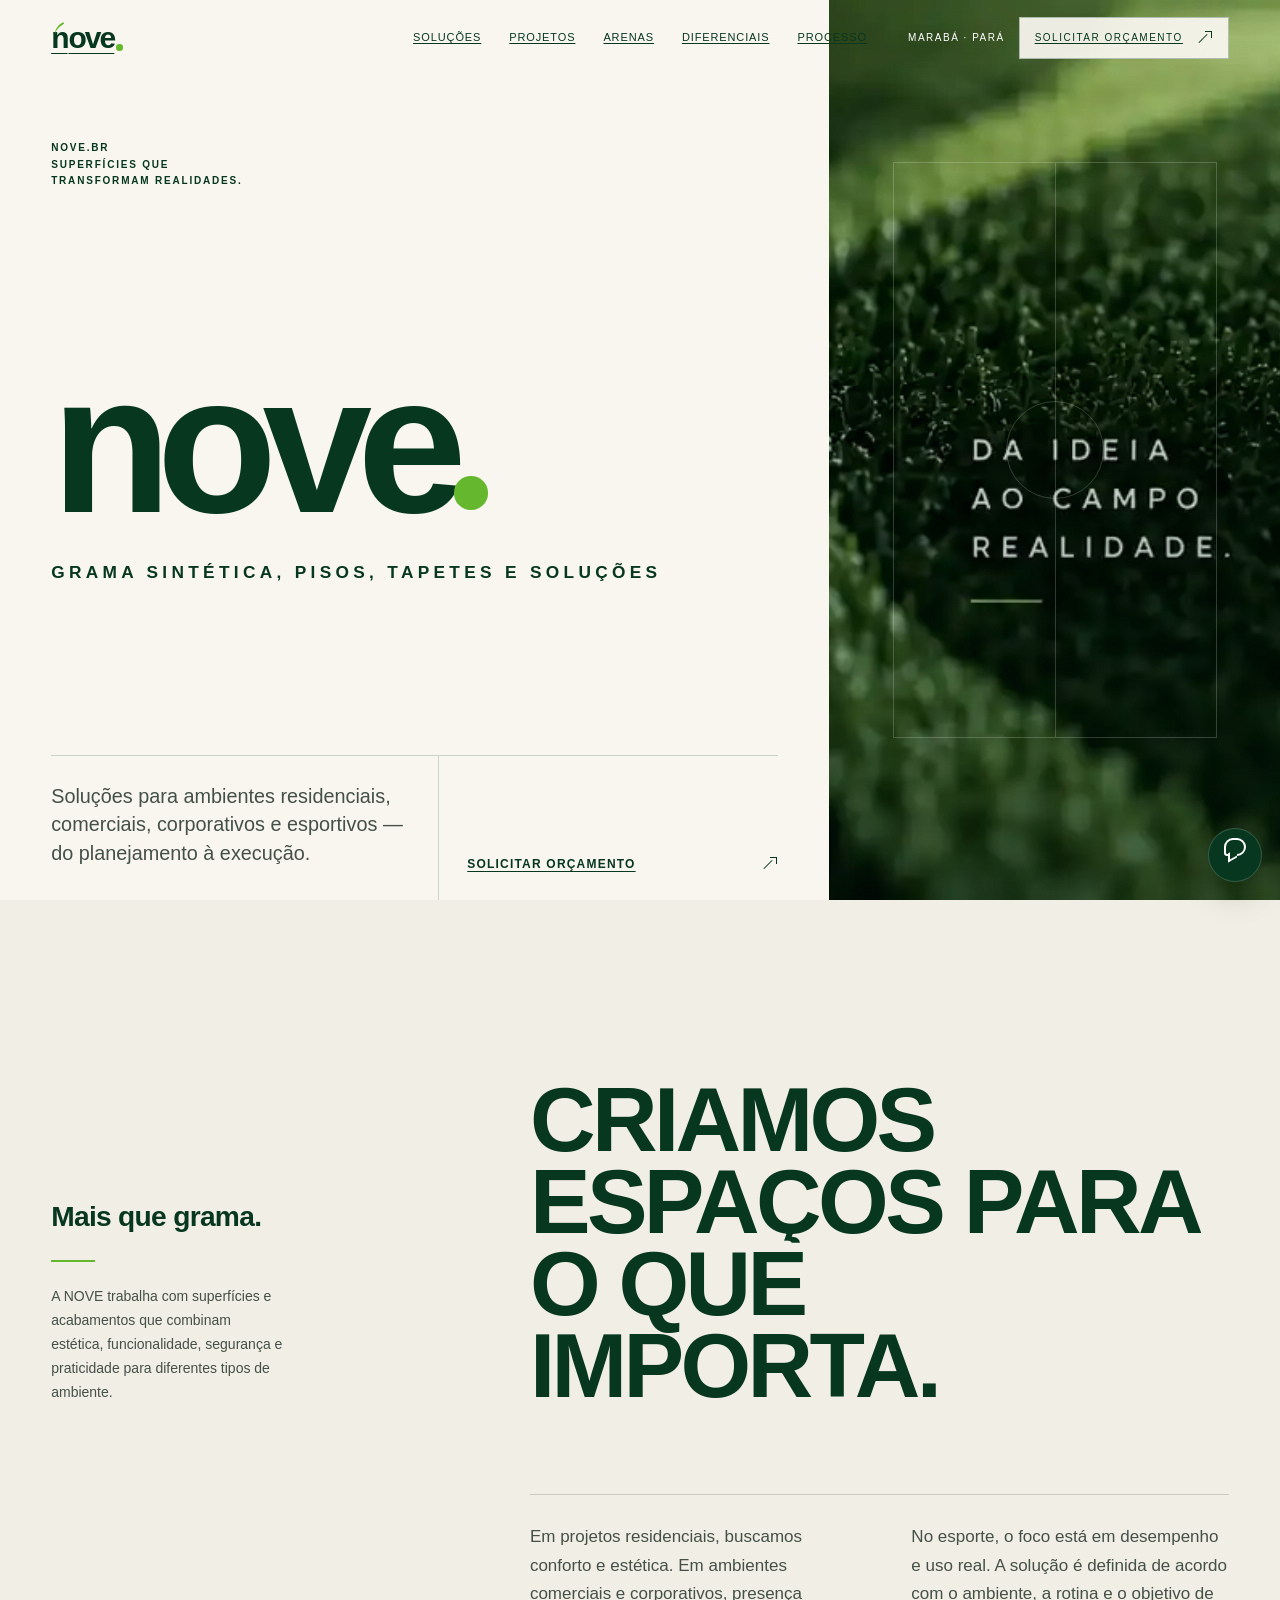
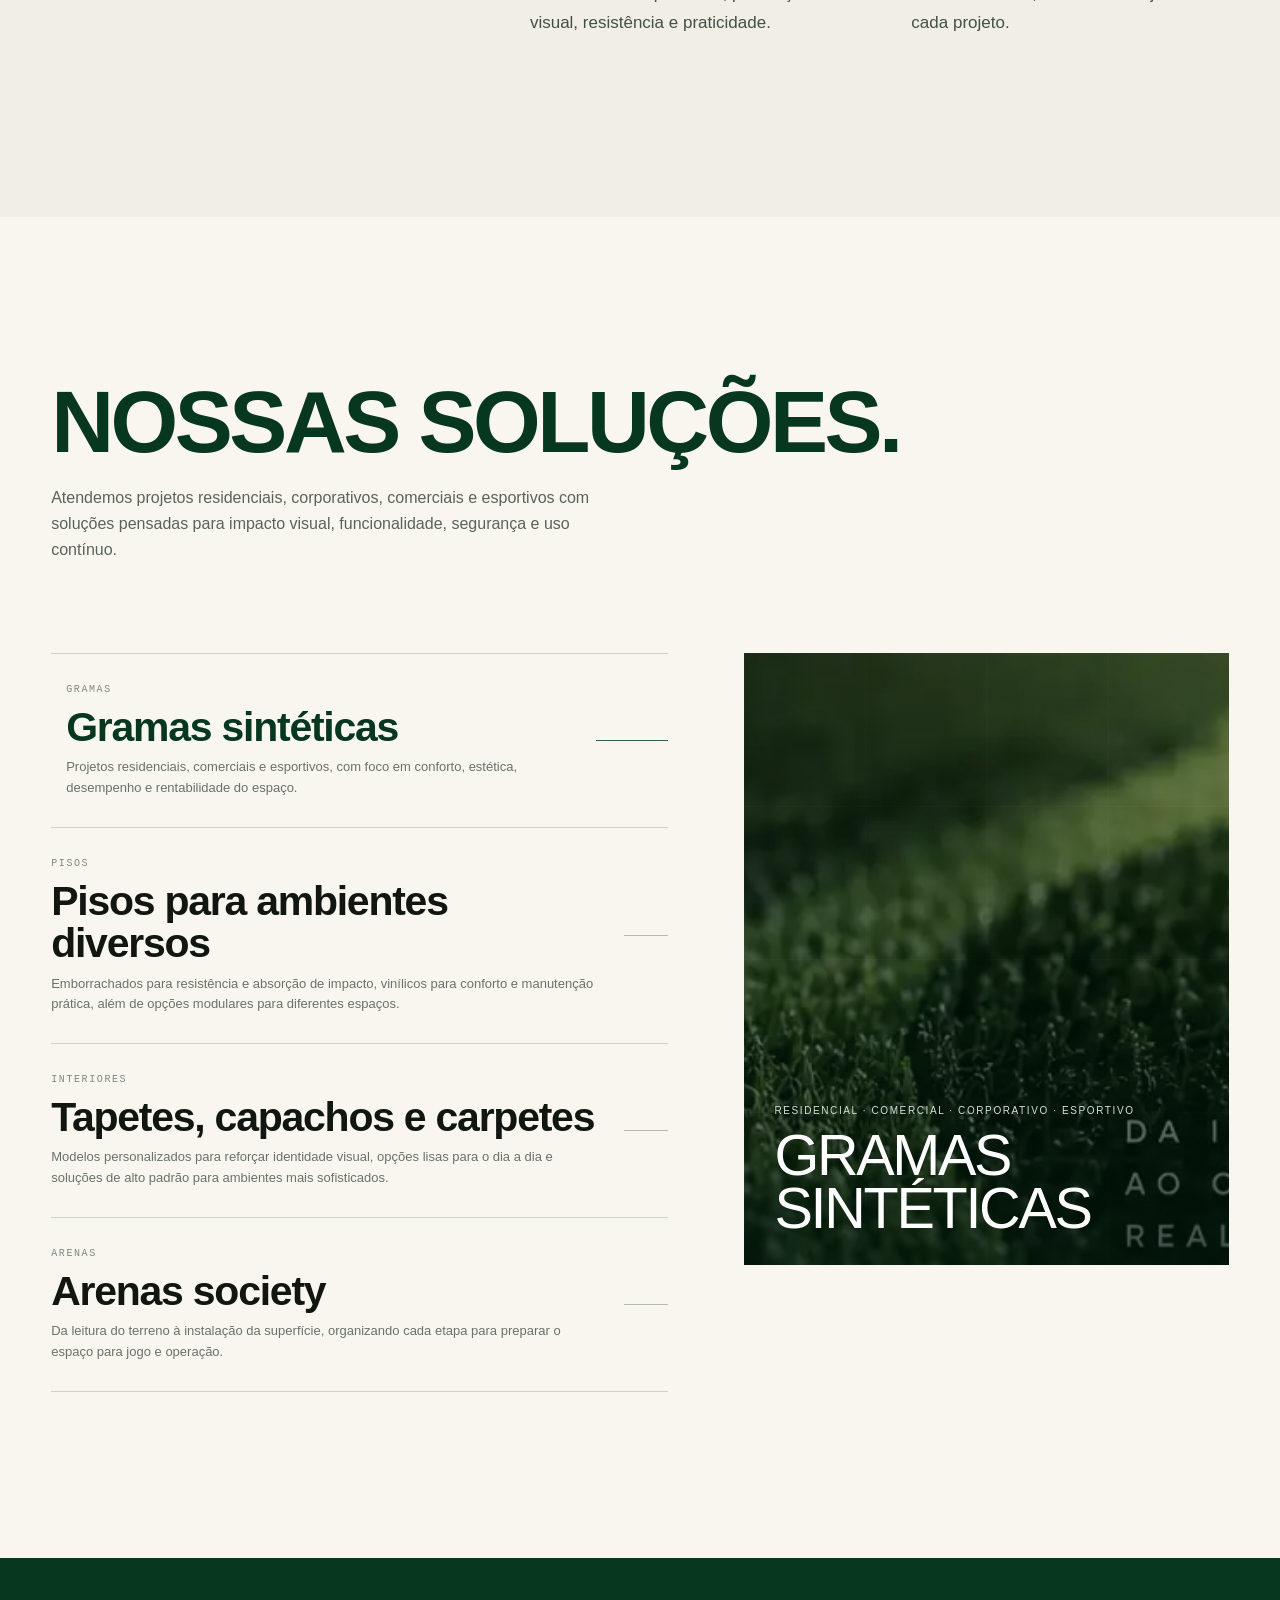
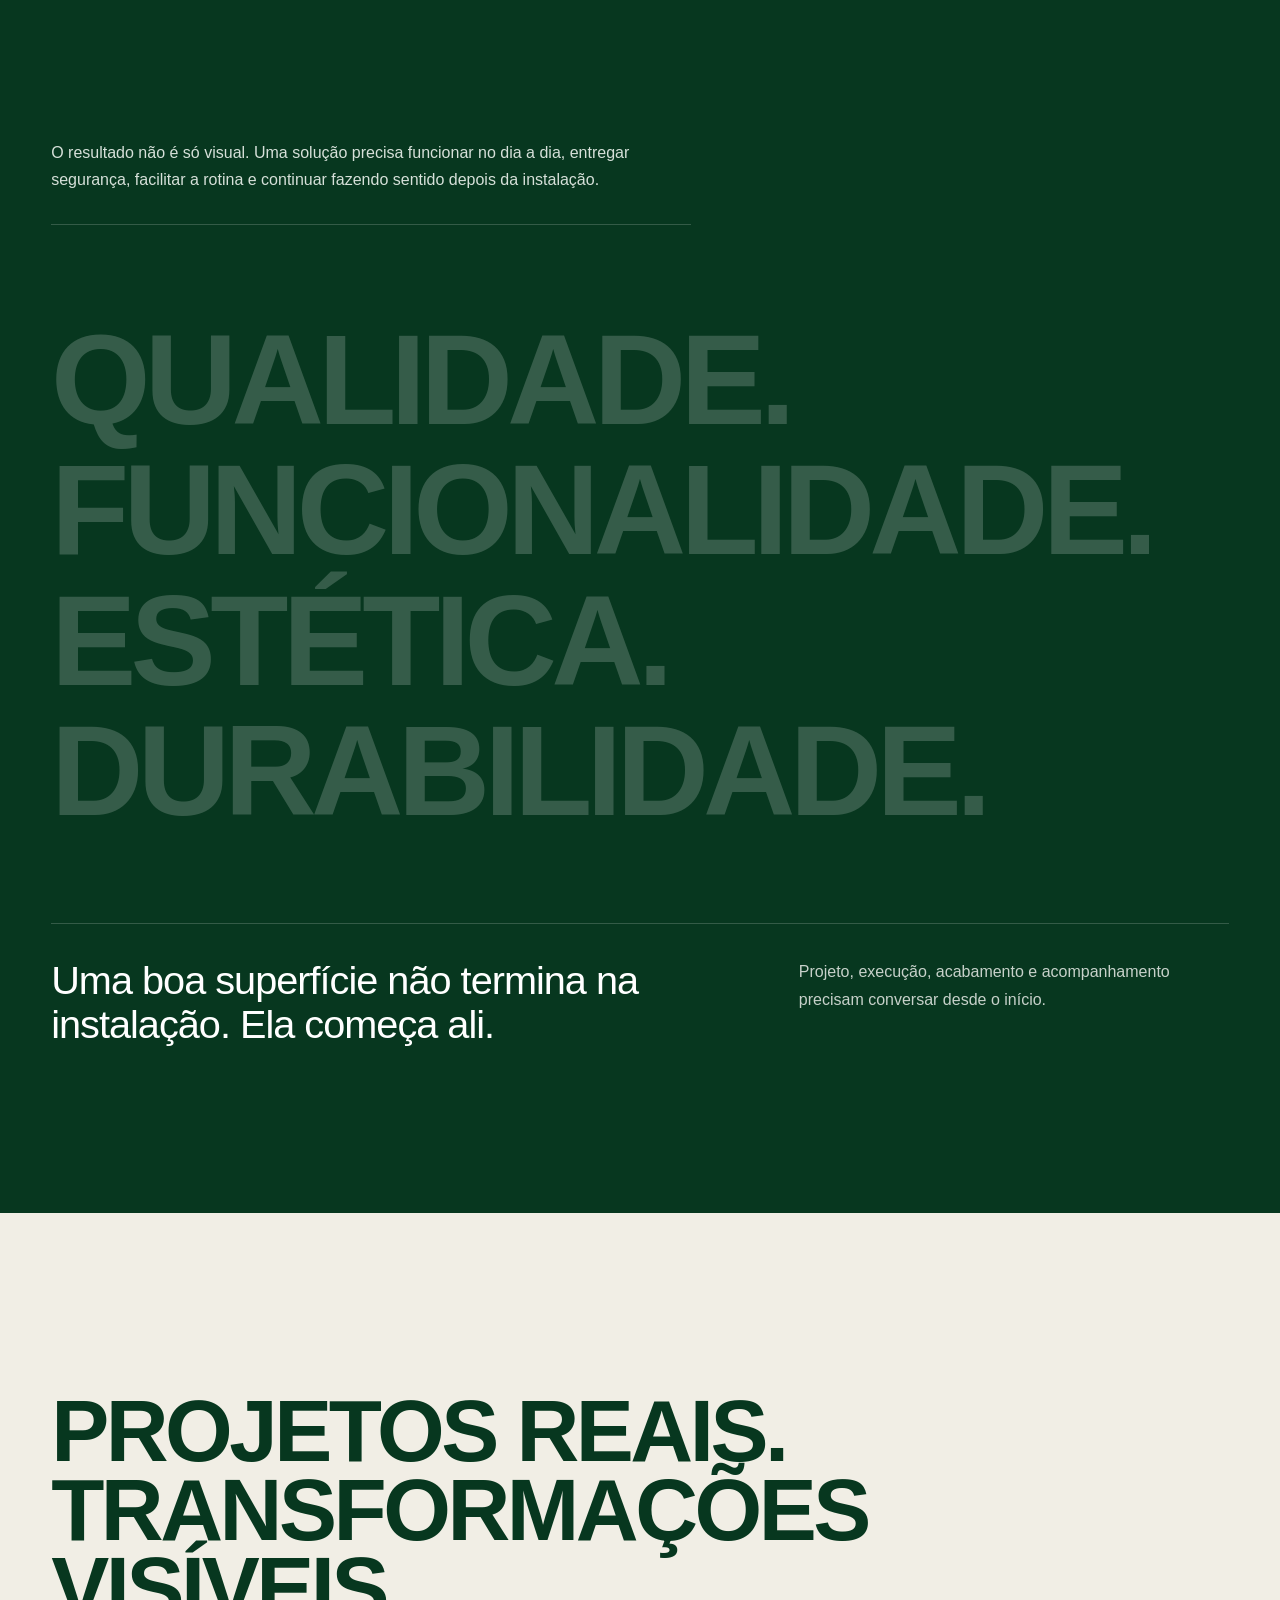
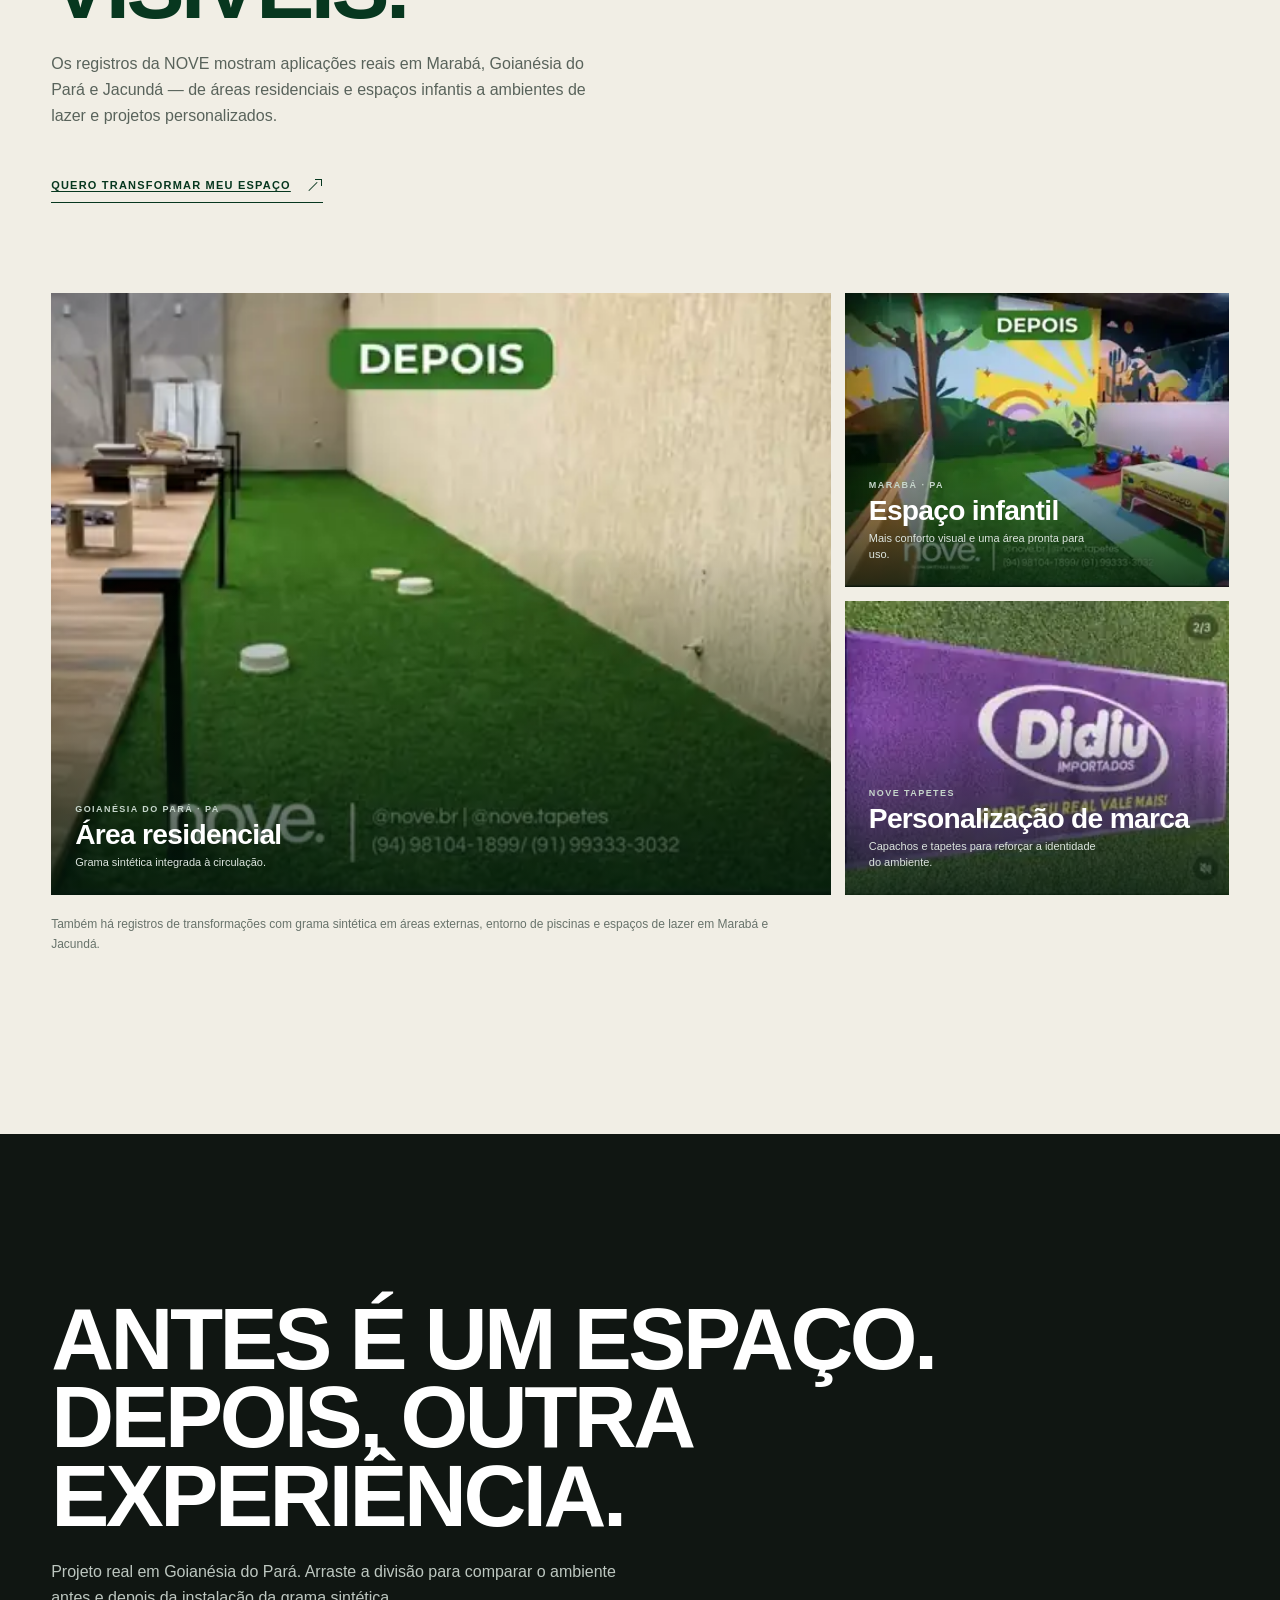
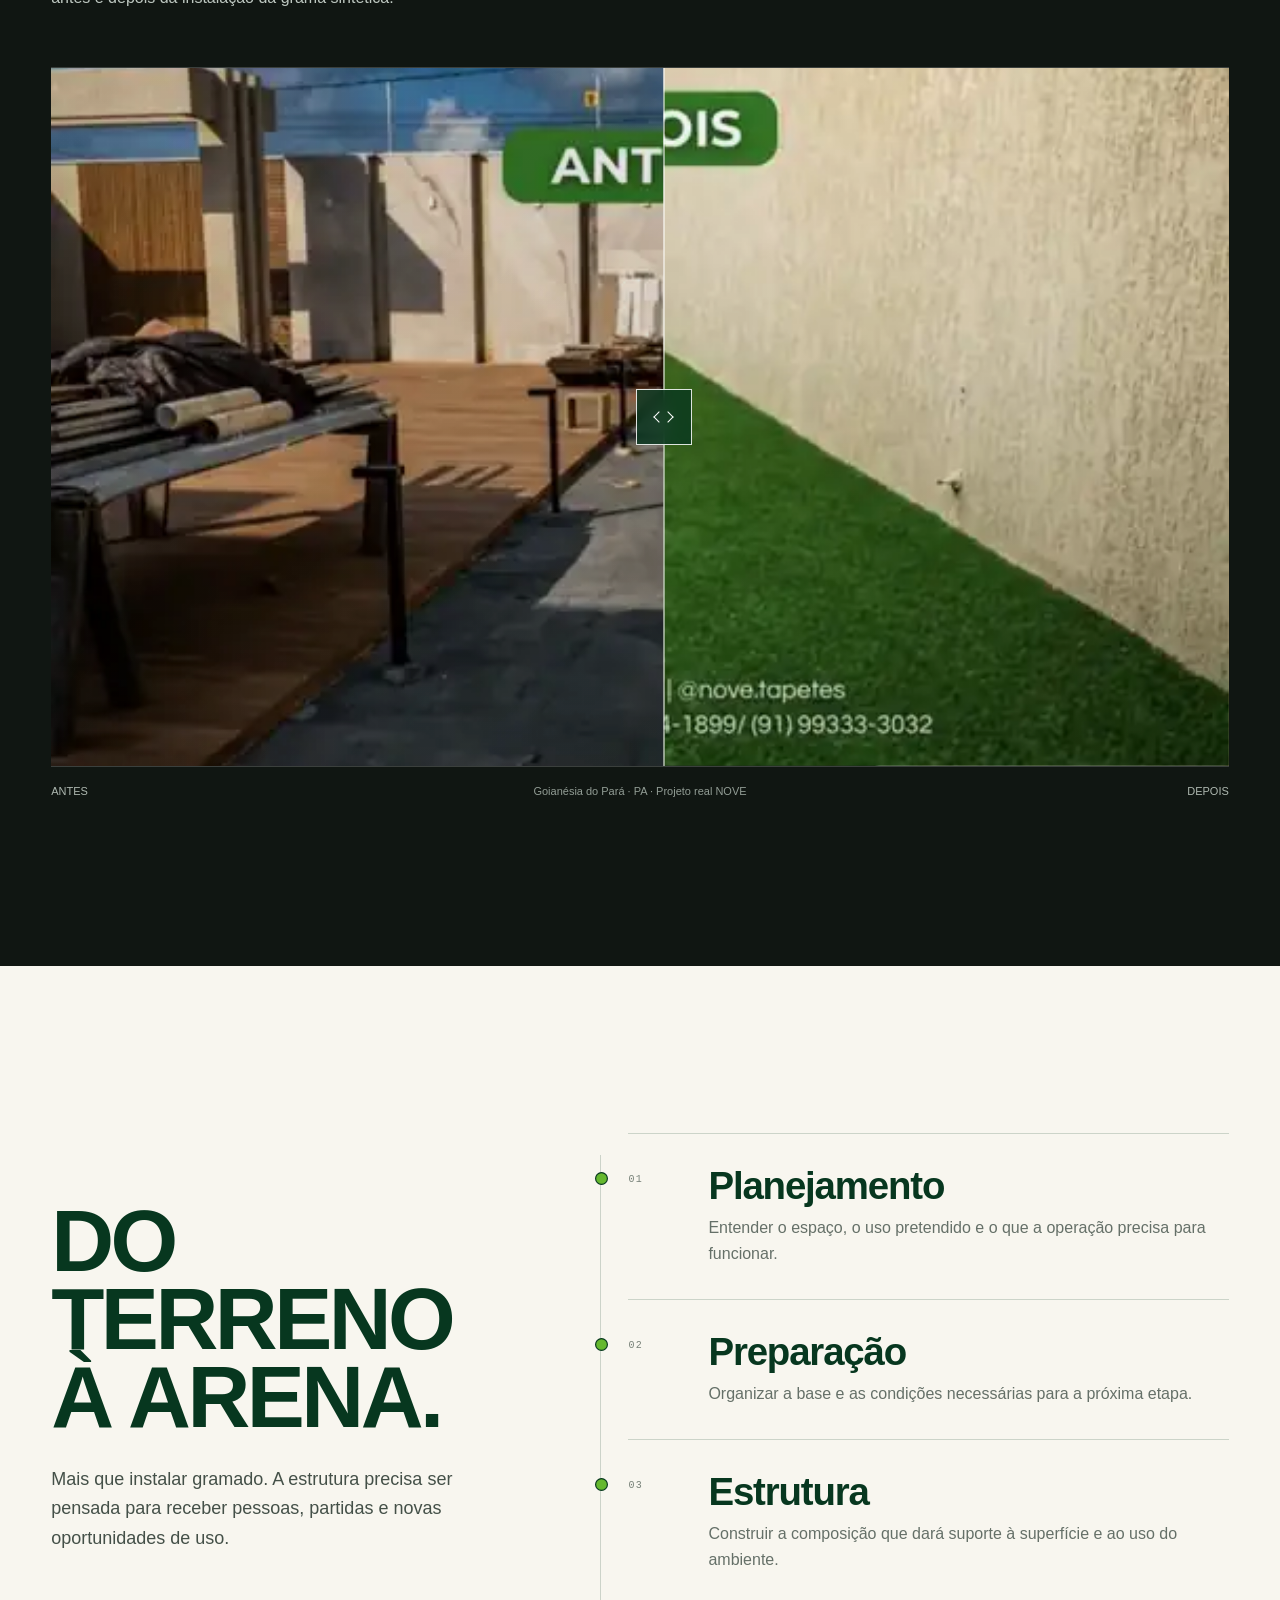
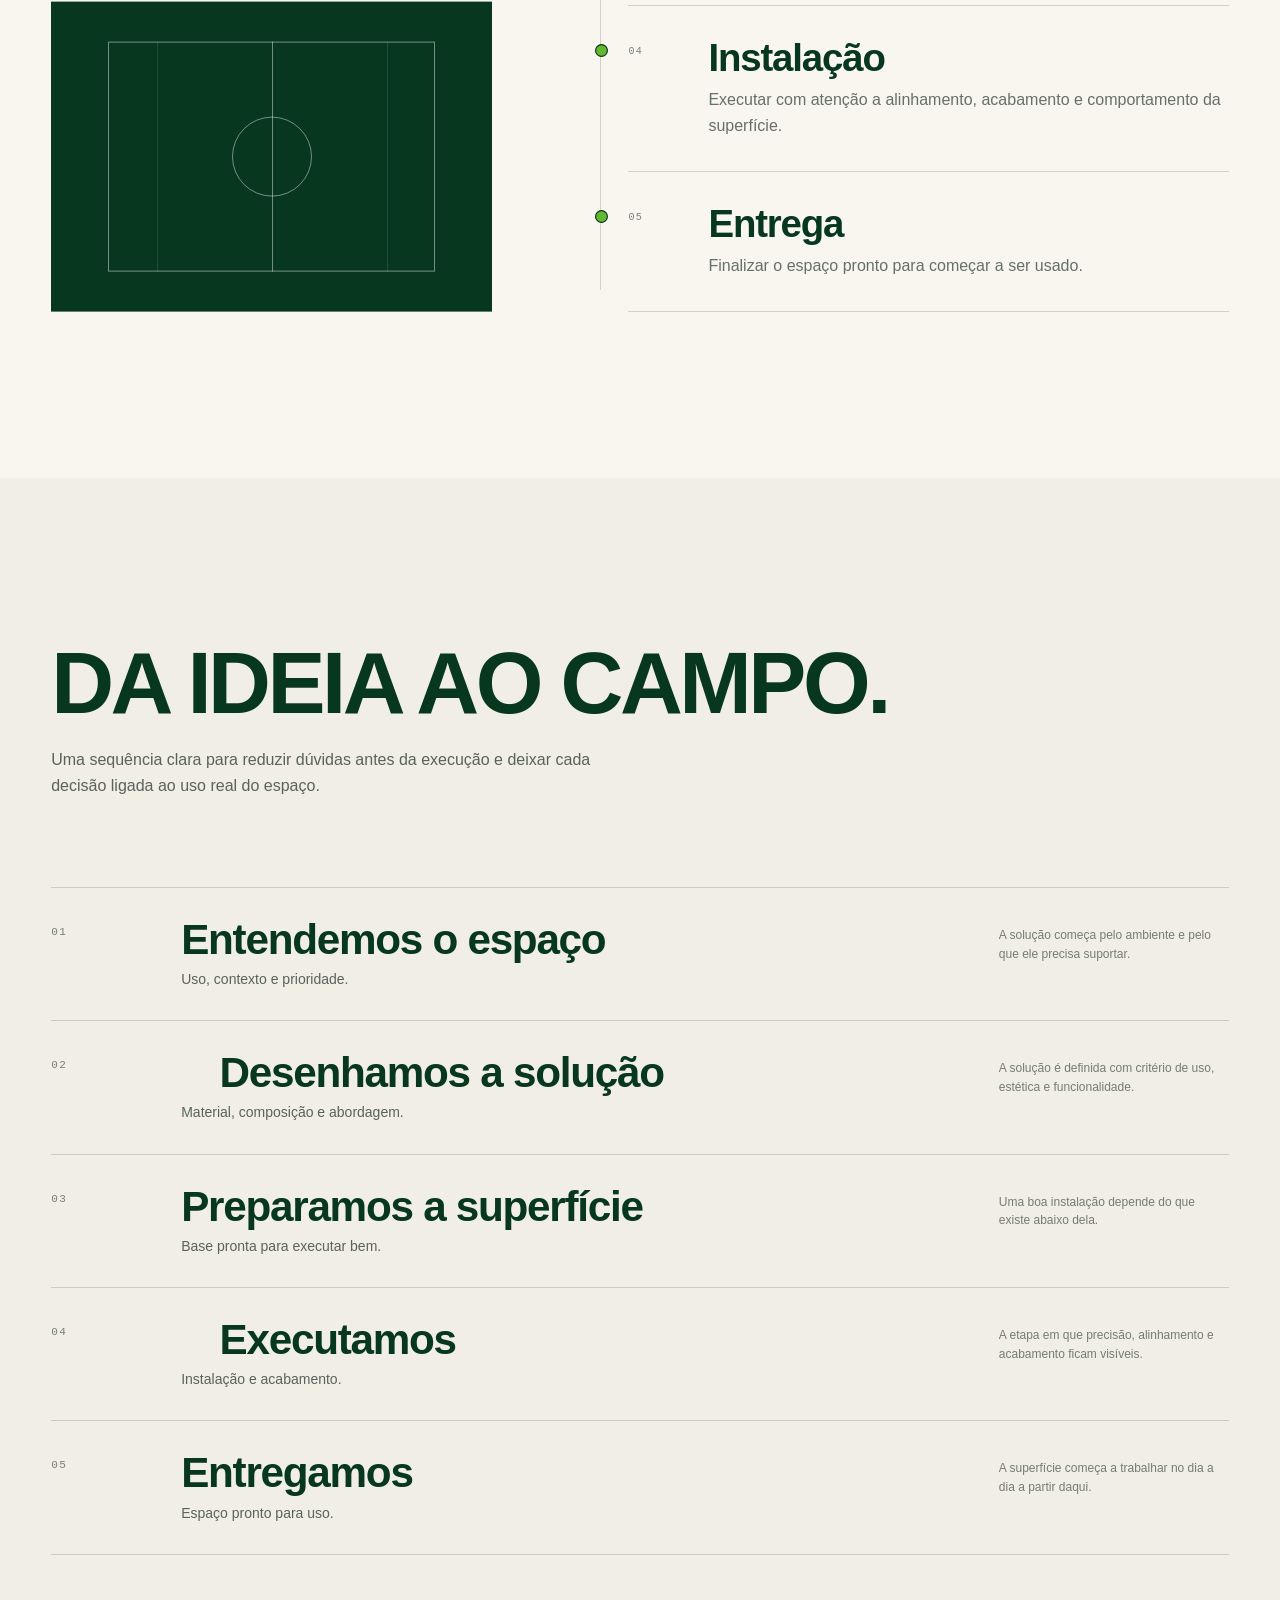
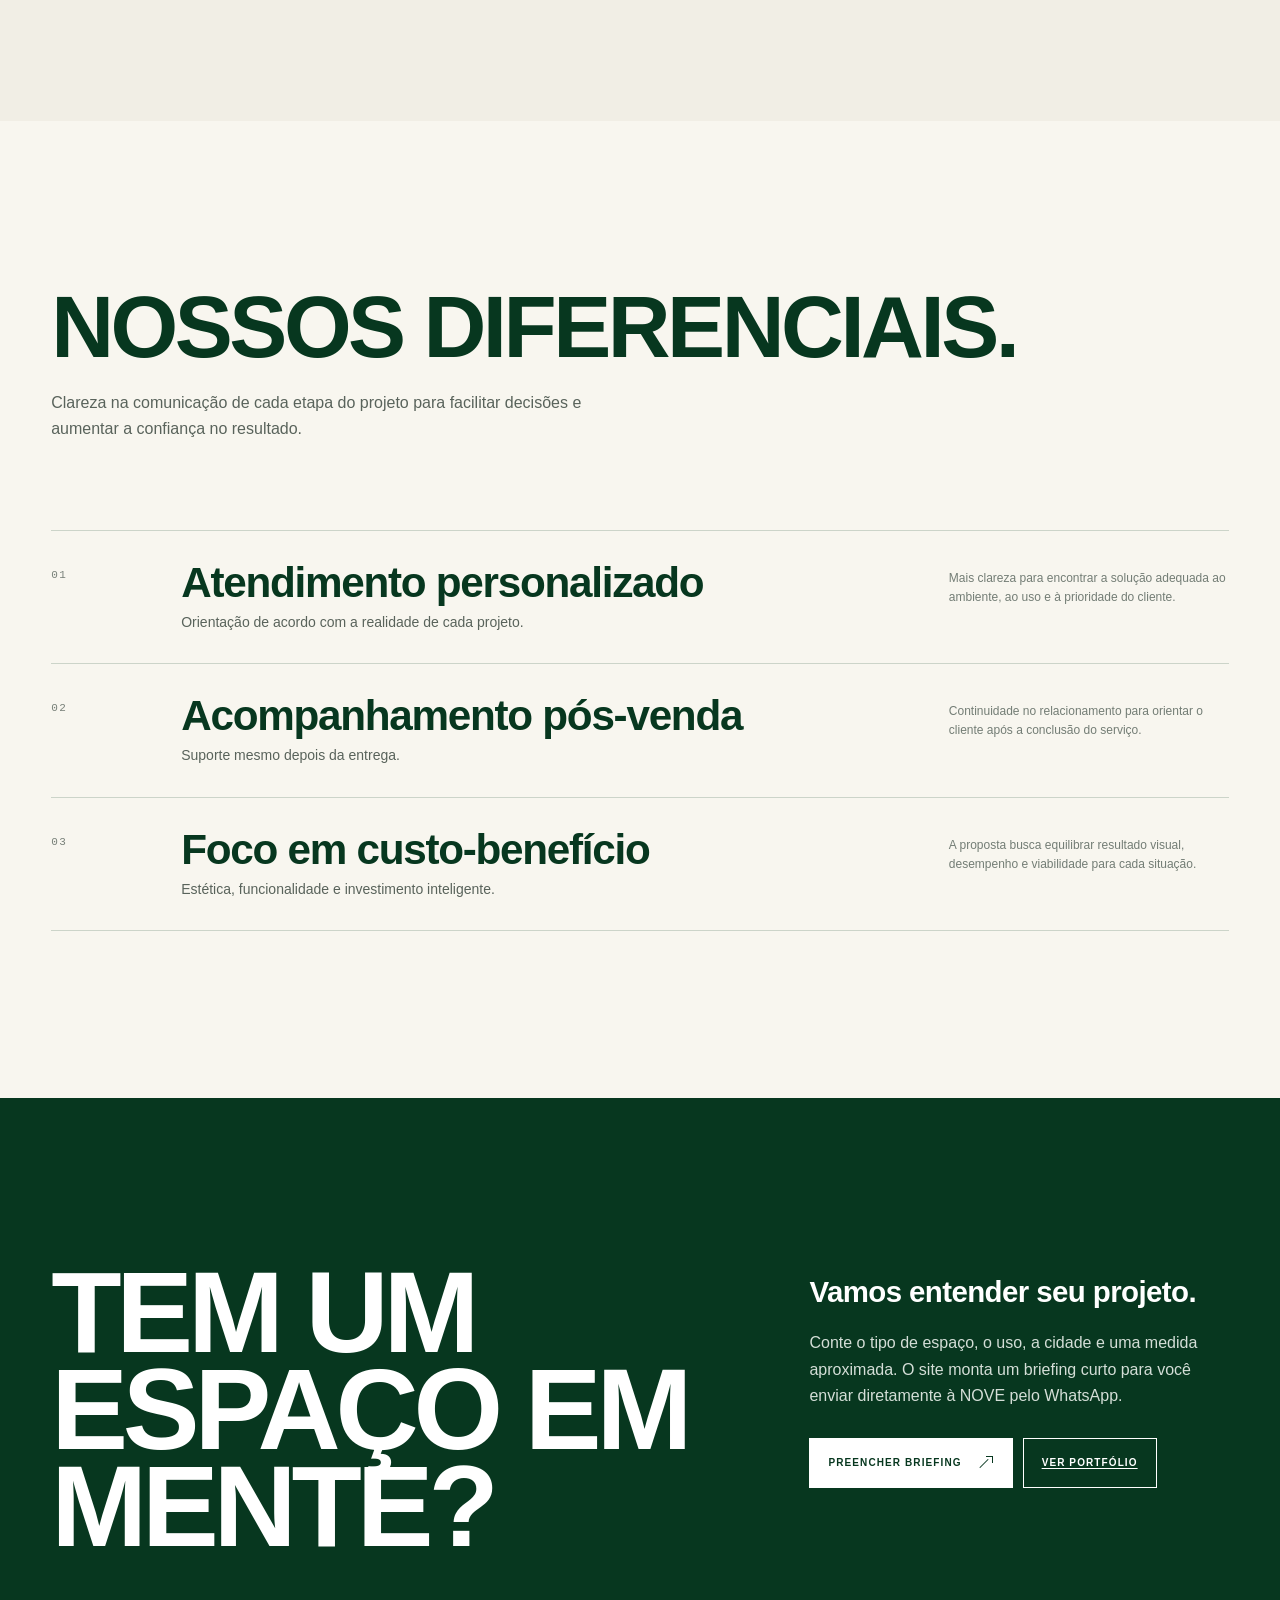
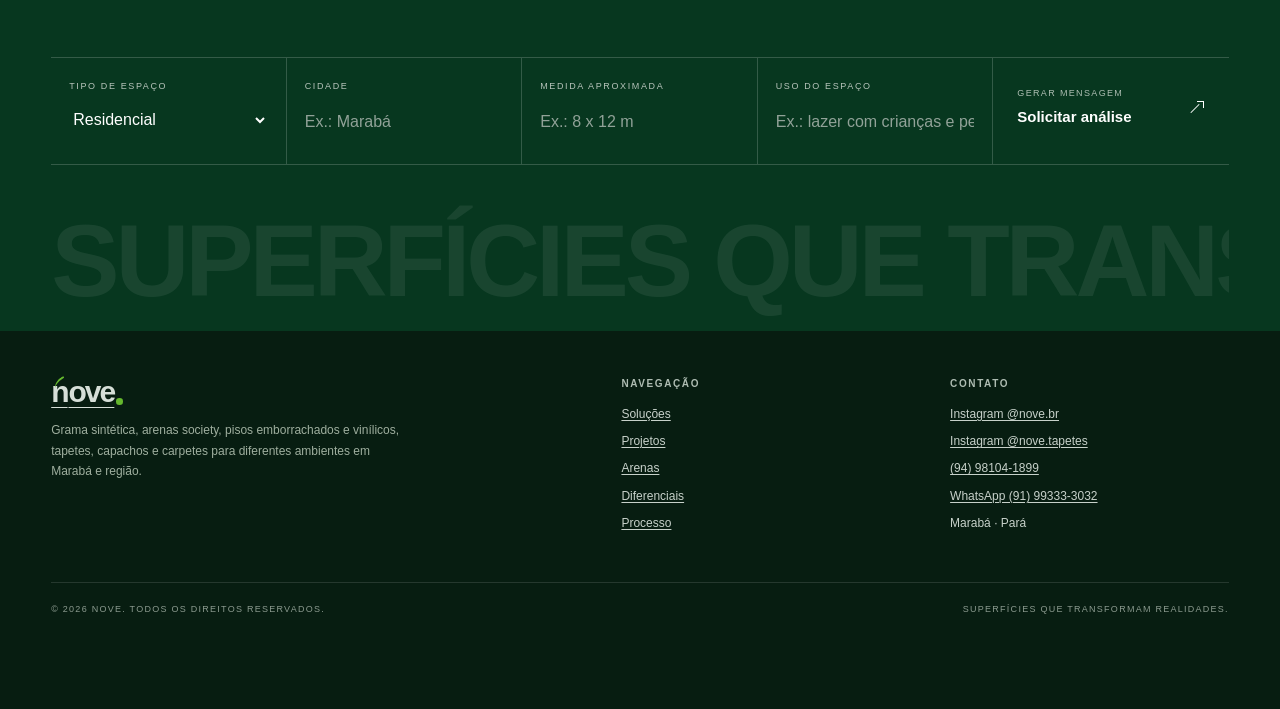
<file: index.html>
<!doctype html>
<html lang="pt-BR">
<head>
  <meta charset="utf-8" />
  <meta name="viewport" content="width=device-width, initial-scale=1" />
  <meta name="theme-color" content="#07371f" />
  <title>NOVE | Grama Sintética, Pisos, Tapetes e Arenas em Marabá</title>
  <meta name="description" content="Grama sintética para projetos residenciais, comerciais e esportivos, pisos emborrachados e vinílicos, tapetes, capachos, carpetes e arenas society em Marabá e região." />
  <meta name="robots" content="index,follow" />
  <link rel="canonical" href="https://vitamediabr-a11y.github.io/nove-superficies/" />
  <link rel="icon" href="./favicon.svg" type="image/svg+xml" />
  <link rel="preload" as="image" href="assets/grass-closeup.webp" fetchpriority="high" />
  <meta property="og:type" content="website" />
  <meta property="og:locale" content="pt_BR" />
  <meta property="og:title" content="NOVE | Superfícies que transformam realidades" />
  <meta property="og:description" content="Grama sintética, pisos, tapetes, capachos, carpetes e arenas society para ambientes residenciais, comerciais, corporativos e esportivos." />
  <meta property="og:url" content="https://vitamediabr-a11y.github.io/nove-superficies/" />
  <meta property="og:image" content="https://vitamediabr-a11y.github.io/nove-superficies/assets/projects/goianesia-corredor-depois.webp" />
  <meta name="twitter:card" content="summary_large_image" />
  <link rel="stylesheet" href="styles/site-1.css" />
  <link rel="stylesheet" href="styles/site-2.css" />
  <link rel="stylesheet" href="styles/site-3.css" />
  <link rel="stylesheet" href="styles/site-4.css" />
  <link rel="stylesheet" href="styles/site-5.css" />
</head>
<body>
<a class="skip" href="#conteudo">Pular para o conteúdo</a>
<div class="header-sentinel" id="headerSentinel" aria-hidden="true"></div>

<header class="site-header" id="siteHeader">
  <div class="wrap header-inner">
    <a href="#inicio" class="wordmark" aria-label="NOVE, início"><span class="n">n</span>ove<span class="dot"></span></a>
    <nav class="nav-links" aria-label="Navegação principal">
      <a href="#solucoes">Soluções</a>
      <a href="#projetos">Projetos</a>
      <a href="#arenas">Arenas</a>
      <a href="#diferenciais">Diferenciais</a>
      <a href="#processo">Processo</a>
    </nav>
    <div class="header-meta">
      <span class="loc">Marabá · Pará</span>
      <a class="header-quote" href="#contato">Solicitar orçamento <span class="arrow-mark" aria-hidden="true"></span></a>
    </div>
    <button class="menu-btn" id="menuBtn" aria-label="Abrir menu" aria-expanded="false" aria-controls="mobileMenu"><span></span></button>
  </div>
</header>

<div class="mobile-menu" id="mobileMenu" aria-hidden="true">
  <nav aria-label="Navegação mobile">
    <a href="#solucoes">Soluções</a>
    <a href="#projetos">Projetos</a>
    <a href="#arenas">Arenas</a>
    <a href="#diferenciais">Diferenciais</a>
    <a href="#processo">Processo</a>
    <a href="#contato">Orçamento</a>
  </nav>
  <div class="mobile-meta"><span>NOVE.BR</span><span>Marabá · PA</span></div>
</div>

<main id="conteudo">
  <section class="hero" id="inicio" aria-labelledby="heroTitle">
    <div class="hero-copy">
      <div class="hero-signature caps">NOVE.BR<br>Superfícies que transformam realidades.</div>
      <div class="hero-main">
        <h1 class="hero-brand" id="heroTitle" aria-label="Nove">nove<span class="dot"></span></h1>
        <div class="hero-subbrand">Grama sintética, pisos, tapetes e soluções</div>
      </div>
      <div class="hero-bottom">
        <div class="hero-statement">Soluções para ambientes residenciais, comerciais, corporativos e esportivos — do planejamento à execução.</div>
        <a class="hero-cta" href="#contato"><strong>Solicitar orçamento</strong><span class="arrow-mark" aria-hidden="true"></span></a>
      </div>
    </div>
    <div class="hero-image" aria-label="Detalhe de grama sintética da identidade NOVE">
      <img src="assets/grass-closeup.webp" alt="Detalhe em close de uma superfície de grama verde" width="624" height="560" fetchpriority="high" decoding="async" />
      <div class="hero-field" aria-hidden="true"></div>
    </div>
  </section>

  <section class="intro" id="sobre" aria-labelledby="introTitle">
    <div class="wrap intro-grid">
      <aside class="intro-aside">
        <h2>Mais que grama.</h2>
        <div class="rule" aria-hidden="true"></div>
        <p>A NOVE trabalha com superfícies e acabamentos que combinam estética, funcionalidade, segurança e praticidade para diferentes tipos de ambiente.</p>
      </aside>
      <div>
        <h2 class="intro-title" id="introTitle"><span>CRIAMOS</span><span>ESPAÇOS PARA</span><span>O QUE IMPORTA.</span></h2>
        <div class="intro-body">
          <p>Em projetos residenciais, buscamos conforto e estética. Em ambientes comerciais e corporativos, presença visual, resistência e praticidade.</p>
          <p>No esporte, o foco está em desempenho e uso real. A solução é definida de acordo com o ambiente, a rotina e o objetivo de cada projeto.</p>
        </div>
      </div>
    </div>
  </section>

  <section class="solutions" id="solucoes" aria-labelledby="solucoesTitle">
    <div class="wrap">
      <div class="solutions-header">
        <h2 class="display" id="solucoesTitle">NOSSAS SOLUÇÕES.</h2>
        <p class="section-intro">Atendemos projetos residenciais, corporativos, comerciais e esportivos com soluções pensadas para impacto visual, funcionalidade, segurança e uso contínuo.</p>
      </div>

      <div class="solutions-shell">
        <div class="solutions-list" role="tablist" aria-label="Soluções NOVE" aria-orientation="vertical">
          <button class="solution-row" role="tab" id="tab-grama" aria-selected="true" aria-controls="solutionPanel" data-title="GRAMAS SINTÉTICAS" data-label="Residencial · comercial · corporativo · esportivo" data-src="assets/grass-detail-a.webp" data-alt="Textura de grama verde da identidade visual NOVE">
            <span><span class="index mono">GRAMAS</span><h3>Gramas sintéticas</h3><p>Projetos residenciais, comerciais e esportivos, com foco em conforto, estética, desempenho e rentabilidade do espaço.</p></span><span class="row-line" aria-hidden="true"></span>
          </button>
          <button class="solution-row" role="tab" id="tab-pisos" aria-selected="false" aria-controls="solutionPanel" data-title="PISOS PARA AMBIENTES DIVERSOS" data-label="Emborrachados · vinílicos · modulares" data-src="assets/embossed-logo.webp" data-alt="Aplicação em relevo da identidade NOVE sobre material escuro">
            <span><span class="index mono">PISOS</span><h3>Pisos para ambientes diversos</h3><p>Emborrachados para resistência e absorção de impacto, vinílicos para conforto e manutenção prática, além de opções modulares para diferentes espaços.</p></span><span class="row-line" aria-hidden="true"></span>
          </button>
          <button class="solution-row" role="tab" id="tab-tapetes" aria-selected="false" aria-controls="solutionPanel" data-title="TAPETES, CAPACHOS E CARPETES" data-label="Personalizados · lisos · alto padrão" data-src="assets/projects/tapete-personalizado.webp" data-alt="Tapete personalizado produzido pela NOVE para identidade visual de cliente">
            <span><span class="index mono">INTERIORES</span><h3>Tapetes, capachos e carpetes</h3><p>Modelos personalizados para reforçar identidade visual, opções lisas para o dia a dia e soluções de alto padrão para ambientes mais sofisticados.</p></span><span class="row-line" aria-hidden="true"></span>
          </button>
          <button class="solution-row" role="tab" id="tab-arena" aria-selected="false" aria-controls="solutionPanel" data-title="ARENAS SOCIETY" data-label="Planejamento · preparação · estrutura · instalação" data-src="assets/grass-detail-b.webp" data-alt="Detalhe de grama sintética usado na identidade visual NOVE">
            <span><span class="index mono">ARENAS</span><h3>Arenas society</h3><p>Da leitura do terreno à instalação da superfície, organizando cada etapa para preparar o espaço para jogo e operação.</p></span><span class="row-line" aria-hidden="true"></span>
          </button>
        </div>

        <div class="solution-visual" id="solutionPanel" role="tabpanel" aria-labelledby="tab-grama">
          <img id="svImage" src="assets/grass-detail-a.webp" alt="Textura de grama verde da identidade visual NOVE" width="360" height="360" loading="lazy" decoding="async" />
          <div class="sv-grid" aria-hidden="true"></div>
          <div class="sv-content"><div class="sv-label" id="svLabel">Residencial · comercial · corporativo · esportivo</div><div class="sv-title" id="svTitle">GRAMAS SINTÉTICAS</div></div>
        </div>
      </div>
    </div>
  </section>

  <section class="manifesto" aria-label="Princípios da NOVE">
    <div class="wrap">
      <p class="manifesto-intro">O resultado não é só visual. Uma solução precisa funcionar no dia a dia, entregar segurança, facilitar a rotina e continuar fazendo sentido depois da instalação.</p>
      <div class="manifesto-word">QUALIDADE.</div>
      <div class="manifesto-word">FUNCIONALIDADE.</div>
      <div class="manifesto-word">ESTÉTICA.</div>
      <div class="manifesto-word">DURABILIDADE.</div>
      <div class="manifesto-end"><div class="manifesto-quote">Uma boa superfície não termina na instalação. Ela começa ali.</div><p>Projeto, execução, acabamento e acompanhamento precisam conversar desde o início.</p></div>
    </div>
  </section>

  <section class="projects" id="projetos" aria-labelledby="projetosTitle">
    <div class="wrap">
      <div class="projects-header">
        <h2 class="display" id="projetosTitle">PROJETOS REAIS. TRANSFORMAÇÕES VISÍVEIS.</h2>
        <p class="section-intro">Os registros da NOVE mostram aplicações reais em Marabá, Goianésia do Pará e Jacundá — de áreas residenciais e espaços infantis a ambientes de lazer e projetos personalizados.</p>
        <a class="project-action" href="#contato">Quero transformar meu espaço <span class="arrow-mark" aria-hidden="true"></span></a>
      </div>

      <div class="projects-stage real-projects" aria-label="Projetos reais executados pela NOVE">
        <figure class="project-media project-card main">
          <img src="assets/projects/goianesia-corredor-depois.webp" alt="Projeto real da NOVE com grama sintética em corredor residencial em Goianésia do Pará" width="520" height="326" loading="lazy" decoding="async">
          <figcaption class="project-caption"><span>Goianésia do Pará · PA</span><strong>Área residencial</strong><small>Grama sintética integrada à circulação.</small></figcaption>
        </figure>
        <figure class="project-media project-card">
          <img src="assets/projects/maraba-infantil-depois.webp" alt="Projeto real da NOVE com grama sintética em espaço infantil em Marabá" width="520" height="326" loading="lazy" decoding="async">
          <figcaption class="project-caption"><span>Marabá · PA</span><strong>Espaço infantil</strong><small>Mais conforto visual e uma área pronta para uso.</small></figcaption>
        </figure>
        <figure class="project-media project-card">
          <img src="assets/projects/tapete-personalizado.webp" alt="Tapete personalizado produzido pela NOVE com identidade visual de cliente" width="520" height="391" loading="lazy" decoding="async">
          <figcaption class="project-caption"><span>NOVE Tapetes</span><strong>Personalização de marca</strong><small>Capachos e tapetes para reforçar a identidade do ambiente.</small></figcaption>
        </figure>
      </div>
      <p class="projects-proof">Também há registros de transformações com grama sintética em áreas externas, entorno de piscinas e espaços de lazer em Marabá e Jacundá.</p>
    </div>
  </section>

  <section class="compare" aria-labelledby="compareTitle">
    <div class="wrap">
      <div class="compare-header"><h2 class="display light" id="compareTitle">ANTES É UM ESPAÇO. DEPOIS, OUTRA EXPERIÊNCIA.</h2><p class="section-intro">Projeto real em Goianésia do Pará. Arraste a divisão para comparar o ambiente antes e depois da instalação da grama sintética.</p></div>
      <div class="compare-box" id="compareBox" role="slider" aria-label="Comparar antes e depois de projeto real da NOVE" aria-valuemin="0" aria-valuemax="100" aria-valuenow="52" aria-valuetext="52 por cento do resultado revelado" tabindex="0">
        <div class="surface-base"></div>
        <div class="surface-after" id="surfaceAfter"></div>
        <div class="compare-overlay"></div>
        <div class="compare-line" id="compareLine"></div>
        <div class="compare-handle" id="compareHandle"><span class="handle-grip" aria-hidden="true"></span></div>
      </div>
      <div class="compare-meta"><span>ANTES</span><span class="note">Goianésia do Pará · PA · Projeto real NOVE</span><span class="right">DEPOIS</span></div>
    </div>
  </section>

  <section class="arena" id="arenas" aria-labelledby="arenaTitle">
    <div class="wrap arena-layout">
      <div class="arena-sticky"><h2 class="display" id="arenaTitle">DO TERRENO À ARENA.</h2><p>Mais que instalar gramado. A estrutura precisa ser pensada para receber pessoas, partidas e novas oportunidades de uso.</p><div class="arena-art" aria-hidden="true"><div class="arena-center"></div></div></div>
      <div class="arena-steps" aria-label="Etapas para implantação de uma arena society">
        <article class="arena-step"><div class="num mono">01</div><div><h3>Planejamento</h3><p>Entender o espaço, o uso pretendido e o que a operação precisa para funcionar.</p></div></article>
        <article class="arena-step"><div class="num mono">02</div><div><h3>Preparação</h3><p>Organizar a base e as condições necessárias para a próxima etapa.</p></div></article>
        <article class="arena-step"><div class="num mono">03</div><div><h3>Estrutura</h3><p>Construir a composição que dará suporte à superfície e ao uso do ambiente.</p></div></article>
        <article class="arena-step"><div class="num mono">04</div><div><h3>Instalação</h3><p>Executar com atenção a alinhamento, acabamento e comportamento da superfície.</p></div></article>
        <article class="arena-step"><div class="num mono">05</div><div><h3>Entrega</h3><p>Finalizar o espaço pronto para começar a ser usado.</p></div></article>
      </div>
    </div>
  </section>

  <section class="process" id="processo" aria-labelledby="processTitle">
    <div class="wrap">
      <div class="process-header"><h2 class="display" id="processTitle">DA IDEIA AO CAMPO.</h2><p class="section-intro">Uma sequência clara para reduzir dúvidas antes da execução e deixar cada decisão ligada ao uso real do espaço.</p></div>
      <div class="process-list">
        <article class="process-step"><div class="n mono">01</div><div><h3>Entendemos o espaço</h3><p>Uso, contexto e prioridade.</p></div><div class="result">A solução começa pelo ambiente e pelo que ele precisa suportar.</div></article>
        <article class="process-step"><div class="n mono">02</div><div><h3>Desenhamos a solução</h3><p>Material, composição e abordagem.</p></div><div class="result">A solução é definida com critério de uso, estética e funcionalidade.</div></article>
        <article class="process-step"><div class="n mono">03</div><div><h3>Preparamos a superfície</h3><p>Base pronta para executar bem.</p></div><div class="result">Uma boa instalação depende do que existe abaixo dela.</div></article>
        <article class="process-step"><div class="n mono">04</div><div><h3>Executamos</h3><p>Instalação e acabamento.</p></div><div class="result">A etapa em que precisão, alinhamento e acabamento ficam visíveis.</div></article>
        <article class="process-step"><div class="n mono">05</div><div><h3>Entregamos</h3><p>Espaço pronto para uso.</p></div><div class="result">A superfície começa a trabalhar no dia a dia a partir daqui.</div></article>
      </div>
    </div>
  </section>

  <section class="process differentials" id="diferenciais" aria-labelledby="diferenciaisTitle">
    <div class="wrap">
      <div class="process-header"><h2 class="display" id="diferenciaisTitle">NOSSOS DIFERENCIAIS.</h2><p class="section-intro">Clareza na comunicação de cada etapa do projeto para facilitar decisões e aumentar a confiança no resultado.</p></div>
      <div class="process-list">
        <article class="process-step"><div class="n mono">01</div><div><h3>Atendimento personalizado</h3><p>Orientação de acordo com a realidade de cada projeto.</p></div><div class="result">Mais clareza para encontrar a solução adequada ao ambiente, ao uso e à prioridade do cliente.</div></article>
        <article class="process-step"><div class="n mono">02</div><div><h3>Acompanhamento pós-venda</h3><p>Suporte mesmo depois da entrega.</p></div><div class="result">Continuidade no relacionamento para orientar o cliente após a conclusão do serviço.</div></article>
        <article class="process-step"><div class="n mono">03</div><div><h3>Foco em custo-benefício</h3><p>Estética, funcionalidade e investimento inteligente.</p></div><div class="result">A proposta busca equilibrar resultado visual, desempenho e viabilidade para cada situação.</div></article>
      </div>
    </div>
  </section>

  <section class="contact" id="contato" aria-labelledby="contactTitle">
    <div class="wrap">
      <div class="contact-top"><h2 id="contactTitle">TEM UM ESPAÇO EM MENTE?</h2><div class="contact-side"><h3>Vamos entender seu projeto.</h3><p>Conte o tipo de espaço, o uso, a cidade e uma medida aproximada. O site monta um briefing curto para você enviar diretamente à NOVE pelo WhatsApp.</p><div class="contact-actions"><button class="btn light" type="button" id="focusBrief">Preencher briefing <span class="arrow-mark" aria-hidden="true"></span></button><a class="btn ghost" href="#projetos">Ver portfólio</a></div></div></div>

      <form class="brief-form" id="briefForm" novalidate>
        <div class="field"><label for="tipo">Tipo de espaço</label><select id="tipo" name="tipo"><option>Residencial</option><option>Comercial</option><option>Corporativo</option><option>Esportivo</option><option>Arena society</option><option>Outro</option></select></div>
        <div class="field"><label for="cidade">Cidade</label><input id="cidade" name="cidade" placeholder="Ex.: Marabá" autocomplete="address-level2" /></div>
        <div class="field"><label for="medida">Medida aproximada</label><input id="medida" name="medida" placeholder="Ex.: 8 x 12 m" inputmode="text" /></div>
        <div class="field"><button class="brief-submit" type="submit"><span><small>Gerar mensagem</small><strong>Solicitar análise</strong></span><span class="arrow-mark" aria-hidden="true"></span></button></div>
      </form>
      <p class="contact-status" id="contactStatus" role="status" aria-live="polite"></p>
      <div class="contact-signoff" aria-hidden="true"><div>SUPERFÍCIES QUE TRANSFORMAM REALIDADES. · NOVE. ·</div></div>
    </div>
  </section>
</main>

<footer id="siteFooter">
  <div class="wrap">
    <div class="footer-grid">
      <div class="footer-brand"><a href="#inicio" class="wordmark" aria-label="NOVE, início"><span class="n">n</span>ove<span class="dot"></span></a><p>Grama sintética, arenas society, pisos emborrachados e vinílicos, tapetes, capachos e carpetes para diferentes ambientes em Marabá e região.</p></div>
      <div class="footer-col"><h3>Navegação</h3><a href="#solucoes">Soluções</a><a href="#projetos">Projetos</a><a href="#arenas">Arenas</a><a href="#diferenciais">Diferenciais</a><a href="#processo">Processo</a></div>
      <div class="footer-col"><h3>Contato</h3><a href="https://instagram.com/nove.br" target="_blank" rel="noopener">Instagram @nove.br</a><a href="https://instagram.com/nove.tapetes" target="_blank" rel="noopener">Instagram @nove.tapetes</a><a href="tel:+5594981041899">(94) 98104-1899</a><a href="https://wa.me/5591993333032" target="_blank" rel="noopener">WhatsApp (91) 99333-3032</a><span>Marabá · Pará</span></div>
    </div>
    <div class="footer-bottom"><span>© <span id="year"></span> NOVE. Todos os direitos reservados.</span><span>Superfícies que transformam realidades.</span></div>
  </div>
</footer>

<a class="floating-cta" id="floatingCta" href="https://wa.me/5591993333032" target="_blank" rel="noopener"><i aria-hidden="true"></i> Falar com a NOVE</a>
<a class="mobile-cta" id="mobileCta" href="https://wa.me/5591993333032" target="_blank" rel="noopener"><span>Falar no WhatsApp</span><span class="arrow-mark" aria-hidden="true"></span></a>

<script src="scripts/app.js" defer></script>
</body>
</html>
</file>
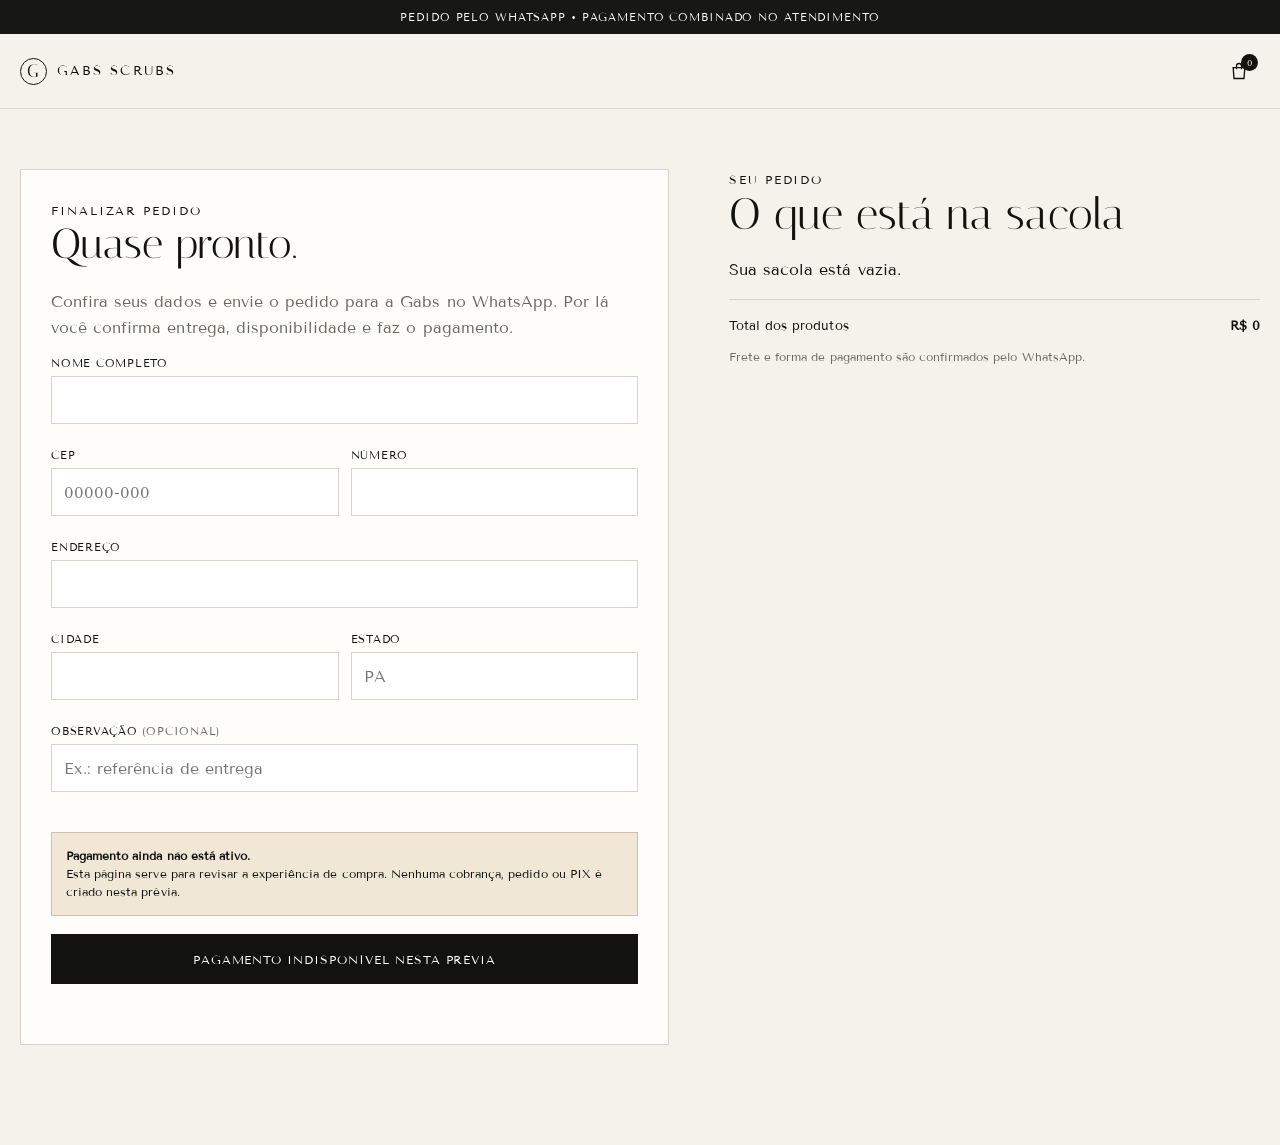
<file: gabs-scrubs/checkout.html>
<!doctype html><html lang="pt-BR"><head><meta charset="utf-8"><meta name="viewport" content="width=device-width,initial-scale=1"><meta name="robots" content="noindex,nofollow"><title>Finalizar pelo WhatsApp | Gabs Scrubs</title><link rel="stylesheet" href="styles.css"><script defer src="products.js"></script><script defer src="app.js"></script></head><body>
<div class="announcement">PEDIDO PELO WHATSAPP • PAGAMENTO COMBINADO NO ATENDIMENTO</div><header class="site-header"><div class="container header-inner"><a class="logo" href="index.html"><span class="logo-mark">G</span><span class="logo-word">GABS SCRUBS</span></a><div></div><div class="header-actions"><button class="icon-btn cart-open" aria-label="Sacola"></button></div></div></header><script>document.addEventListener('DOMContentLoaded',()=>{document.querySelector('.cart-open').innerHTML=icon('bag')+'<span class="badge cart-badge">0</span>';});</script>
<main class="container checkout-wrap"><section class="checkout-form"><span class="eyebrow">Finalizar pedido</span><h2>Quase pronto.</h2><p style="color:var(--muted);line-height:1.6;max-width:620px;margin-top:-4px">Confira seus dados e envie o pedido para a Gabs no WhatsApp. Por lá você confirma entrega, disponibilidade e faz o pagamento.</p><div class="field-grid" id="whatsapp-customer-form"><div class="field full"><label for="wa-name">Nome completo</label><input id="wa-name" autocomplete="name" required></div><div class="field"><label for="wa-cep">CEP</label><input id="wa-cep" inputmode="numeric" autocomplete="postal-code" maxlength="9" placeholder="00000-000"></div><div class="field"><label for="wa-number">Número</label><input id="wa-number" inputmode="numeric"></div><div class="field full"><label for="wa-address">Endereço</label><input id="wa-address" autocomplete="street-address"></div><div class="field"><label for="wa-city">Cidade</label><input id="wa-city" autocomplete="address-level2"></div><div class="field"><label for="wa-state">Estado</label><input id="wa-state" autocomplete="address-level1" maxlength="2" placeholder="PA"></div><div class="field full"><label for="wa-note">Observação <span style="color:var(--muted);font-weight:400">(opcional)</span></label><input id="wa-note" placeholder="Ex.: referência de entrega"></div></div><div class="staging-note" style="margin-top:28px"><strong>Pagamento pelo WhatsApp.</strong><br>O site envia o resumo do carrinho. A Gabs confirma o pedido e combina o pagamento diretamente no atendimento.</div><button class="btn full" id="whatsapp-order-btn" type="button">Enviar pedido no WhatsApp</button><div class="form-note" id="whatsapp-order-note" aria-live="polite"></div></section><aside class="checkout-summary"><span class="eyebrow">Seu pedido</span><h2>Confira a sacola</h2><div id="checkout-items"></div><div class="cart-row" style="margin-top:20px;padding-top:18px;border-top:1px solid var(--line)"><span>Total dos produtos</span><strong id="checkout-total">R$ 0</strong></div><p style="font-size:12px;line-height:1.5;color:var(--muted);margin-top:14px">Frete e forma de pagamento são confirmados pelo WhatsApp.</p></aside></main>
<div class="overlay" id="cart-overlay"><aside class="drawer"><div class="drawer-head"><h3>Sua sacola <span class="cart-badge">0</span></h3><button class="drawer-close" id="cart-close">×</button></div><div class="cart-items" id="cart-items"></div><div class="cart-foot" id="cart-foot"><div class="cart-row"><span>Subtotal</span><strong id="cart-subtotal">R$ 0</strong></div></div></aside></div>
<script>
(function(){
  const WHATSAPP_URL='https://wa.me/message/4ITMQF2GQOCH01';
  const moneyLocal=v=>new Intl.NumberFormat('pt-BR',{style:'currency',currency:'BRL'}).format(v);

  function value(id){return document.getElementById(id)?.value.trim()||'';}
  function cart(){try{return JSON.parse(localStorage.getItem('gabs_cart')||'[]')}catch{return[]}}
  function product(slug){return (window.GABS_PRODUCTS||[]).find(p=>p.slug===slug)}

  function buildMessage(){
    const items=cart();
    const name=value('wa-name');
    if(!items.length) return {error:'Sua sacola está vazia.'};
    if(!name) return {error:'Digite seu nome para enviar o pedido.'};

    let total=0;
    const lines=items.map((item,index)=>{
      const p=product(item.slug);
      if(!p) return null;
      const lineTotal=p.price*item.qty;
      total+=lineTotal;
      return `${index+1}. ${p.name}\n   Cor: ${item.color} | Tamanho: ${item.size} | Qtd: ${item.qty}\n   ${moneyLocal(lineTotal)}`;
    }).filter(Boolean);

    const address=[value('wa-address'),value('wa-number')].filter(Boolean).join(', ');
    const cityState=[value('wa-city'),value('wa-state').toUpperCase()].filter(Boolean).join('/');
    const delivery=[value('wa-cep')&&`CEP: ${value('wa-cep')}`,address,cityState].filter(Boolean);

    let message=`Olá! Quero finalizar este pedido da Gabs Scrubs.\n\n*Pedido*\n${lines.join('\n\n')}\n\n*Total dos produtos: ${moneyLocal(total)}*\n\n*Cliente*\n${name}`;
    if(delivery.length) message+=`\n\n*Entrega*\n${delivery.join('\n')}`;
    if(value('wa-note')) message+=`\n\n*Observação*\n${value('wa-note')}`;
    message+='\n\nPode confirmar disponibilidade, frete e forma de pagamento para mim?';
    return {message};
  }

  function init(){
    const announcement=document.querySelector('.announcement');
    if(announcement) announcement.textContent='PEDIDO PELO WHATSAPP • PAGAMENTO COMBINADO NO ATENDIMENTO';
    const btn=document.getElementById('whatsapp-order-btn');
    const note=document.getElementById('whatsapp-order-note');
    if(!btn) return;

    const cep=document.getElementById('wa-cep');
    cep?.addEventListener('input',e=>{let v=e.target.value.replace(/\D/g,'').slice(0,8);if(v.length>5)v=v.slice(0,5)+'-'+v.slice(5);e.target.value=v;});
    const state=document.getElementById('wa-state');
    state?.addEventListener('input',e=>e.target.value=e.target.value.replace(/[^a-zA-Z]/g,'').slice(0,2).toUpperCase());

    btn.addEventListener('click',async()=>{
      const result=buildMessage();
      if(result.error){note.textContent=result.error;document.getElementById('wa-name')?.focus();return;}
      note.textContent='Abrindo o WhatsApp…';
      try{await navigator.clipboard?.writeText(result.message)}catch{}
      const url=WHATSAPP_URL+'?text='+encodeURIComponent(result.message);
      window.location.href=url;
    });
  }

  window.addEventListener('DOMContentLoaded',()=>setTimeout(init,0));
})();
</script>
</body></html>
</file>
<file: styles/site-1.css>
:root {
      --ink:#111611;
      --green:#07371f;
      --green-deep:#052817;
      --green-soft:#0d4b2b;
      --field:#65b82e;
      --sand:#f1eee5;
      --paper:#f8f6ef;
      --white:#fff;
      --muted:#59635b;
      --muted-dark:#445048;
      --line:rgba(7,55,31,.18);
      --line-strong:rgba(7,55,31,.34);
      --line-light:rgba(255,255,255,.18);
      --max:1480px;
      --pad:clamp(20px,4vw,68px);
      --header:76px;
      --ease-out:cubic-bezier(.23,1,.32,1);
      --ease-in-out:cubic-bezier(.77,0,.175,1);
      --ease-drawer:cubic-bezier(.32,.72,0,1);
      --fast:140ms;
      --ui:220ms;
      --marketing:620ms;
      --z-header:90;
      --z-menu:100;
      --z-fixed:80;
    }

    *{box-sizing:border-box}
    html{scroll-behavior:smooth;background:var(--sand)}
    body{margin:0;background:var(--sand);color:var(--ink);font-family:"Helvetica Neue","Arial Nova",Helvetica,Arial,sans-serif;line-height:1.45;-webkit-font-smoothing:antialiased;text-rendering:optimizeLegibility}
    body.menu-open{overflow:hidden}
    a{color:inherit;text-decoration-thickness:1px;text-underline-offset:.18em}
    button,input,select,textarea{font:inherit}
    button{border:0;background:none;color:inherit}
    img{display:block;max-width:100%}
    p{max-width:72ch}
    ::selection{background:var(--field);color:#092014}
    *{caret-color:var(--field)}
    :focus-visible{outline:2px solid var(--field);outline-offset:4px}
    *{scrollbar-width:thin;scrollbar-color:rgba(7,55,31,.45) var(--sand)}
    *::-webkit-scrollbar{width:10px;height:10px}
    *::-webkit-scrollbar-track{background:var(--sand)}
    *::-webkit-scrollbar-thumb{background:rgba(7,55,31,.45);border:3px solid var(--sand)}
    .wrap{width:min(var(--max),100%);padding-inline:var(--pad);margin-inline:auto}
    .mono{font-family:"SFMono-Regular",Consolas,"Liberation Mono",monospace;font-variant-numeric:tabular-nums}
    .caps{text-transform:uppercase;letter-spacing:.18em;font-size:10px;font-weight:700}
    .skip{position:fixed;left:14px;top:-70px;z-index:200;background:var(--paper);color:var(--green);padding:11px 15px;border:1px solid var(--green);transition:top var(--ui) var(--ease-out)}
    .skip:focus{top:14px}
    .header-sentinel{position:absolute;top:18px;left:0;width:1px;height:1px;pointer-events:none}

    .wordmark{display:inline-flex;align-items:flex-end;gap:.03em;font-size:30px;font-weight:780;letter-spacing:-.065em;line-height:1;color:currentColor}
    .wordmark .dot{width:.22em;height:.22em;border-radius:50%;background:var(--field);margin:0 0 .07em .03em;flex:0 0 auto}
    .wordmark .n{position:relative}
    .wordmark .n:after{content:"";position:absolute;left:.11em;top:.18em;width:.43em;height:.16em;border-radius:100% 0 100% 0;border-top:2px solid var(--field);transform:rotate(-31deg);transform-origin:left center}

    .arrow-mark{display:inline-block;width:18px;height:18px;position:relative;flex:0 0 auto}
    .arrow-mark:before{content:"";position:absolute;width:12px;height:1px;background:currentColor;left:2px;top:9px;transform:rotate(-45deg);transform-origin:center}
    .arrow-mark:after{content:"";position:absolute;width:6px;height:6px;border-top:1px solid currentColor;border-right:1px solid currentColor;right:1px;top:2px}

    /* Header */
    .site-header{position:fixed;inset:0 0 auto 0;height:var(--header);z-index:var(--z-header);color:var(--green);transition:background-color var(--ui) var(--ease-out),border-color var(--ui) var(--ease-out),box-shadow var(--ui) var(--ease-out)}
    .site-header.scrolled{background:rgba(248,246,239,.94);backdrop-filter:blur(14px);border-bottom:1px solid var(--line);box-shadow:0 10px 32px rgba(6,37,21,.04)}
    .header-inner{height:100%;display:grid;grid-template-columns:1fr auto 1fr;align-items:center;gap:26px}
    .nav-links{display:flex;align-items:center;justify-content:center;gap:28px;font-size:11px;letter-spacing:.08em;text-transform:uppercase}
    .nav-links a{position:relative;padding-block:11px}
    .nav-links a:after{content:"";position:absolute;left:0;bottom:6px;width:100%;height:1px;background:currentColor;transform:scaleX(0);transform-origin:right;transition:transform var(--ui) var(--ease-out)}
    .header-meta{justify-self:end;display:flex;align-items:center;gap:14px;font-size:10px;letter-spacing:.15em;text-transform:uppercase}
    .header-meta .loc{color:#fff;text-shadow:0 1px 12px rgba(0,0,0,.35);transition:color var(--ui) var(--ease-out),text-shadow var(--ui) var(--ease-out)}
    .site-header.scrolled .header-meta .loc{color:var(--green);text-shadow:none}
    .header-quote{min-height:42px;padding:0 15px;display:inline-flex;align-items:center;gap:12px;background:rgba(248,246,239,.94);border:1px solid rgba(7,55,31,.28);transition:background-color var(--ui) var(--ease-out),color var(--ui) var(--ease-out),transform var(--fast) var(--ease-out)}
    .header-quote:active{transform:scale(.97)}
    .menu-btn{display:none;justify-self:end;width:44px;height:44px;border:1px solid currentColor;align-items:center;justify-content:center;position:relative;transition:transform var(--fast) var(--ease-out)}
    .menu-btn:active{transform:scale(.97)}
    .menu-btn span,.menu-btn:before,.menu-btn:after{content:"";position:absolute;width:18px;height:1px;background:currentColor;transition:transform var(--ui) var(--ease-drawer),opacity var(--fast) var(--ease-out)}
    .menu-btn:before{transform:translateY(-5px)}
    .menu-btn:after{transform:translateY(5px)}
    .menu-btn[aria-expanded="true"] span{opacity:0}
    .menu-btn[aria-expanded="true"]:before{transform:rotate(45deg)}
    .menu-btn[aria-expanded="true"]:after{transform:rotate(-45deg)}

    /* Hero: one authored entrance, no decorative utility rail */
    .hero{min-height:100dvh;background:var(--paper);position:relative;overflow:hidden;display:grid;grid-template-columns:minmax(0,1.62fr) minmax(360px,.88fr)}
    .hero-copy{min-height:100dvh;padding:calc(var(--header) + clamp(32px,5vw,72px)) var(--pad) 0;display:grid;grid-template-rows:auto 1fr auto;position:relative;z-index:2}
    .hero-signature{max-width:220px;color:var(--green);line-height:1.65}
    .hero-main{align-self:center;padding-block:48px 34px}
    .hero-brand{font-size:clamp(96px,15.4vw,246px);line-height:.72;letter-spacing:-.075em;font-weight:770;color:var(--green);display:flex;align-items:flex-end;white-space:nowrap;transform:translateX(-.025em);margin:0}
    .hero-brand .dot{width:.17em;height:.17em;border-radius:50%;background:var(--field);margin:0 0 .03em .01em}
</file>
<file: styles/site-2.css>
.hero-subbrand{margin-top:clamp(26px,3.5vw,44px);font-size:clamp(12px,1.35vw,21px);letter-spacing:.25em;text-transform:uppercase;color:var(--green);font-weight:650}
    .hero-bottom{display:grid;grid-template-columns:1fr minmax(250px,340px);gap:32px;border-top:1px solid var(--line);align-items:stretch}
    .hero-statement{padding:26px 0 32px;font-size:clamp(17px,1.55vw,24px);max-width:640px;color:var(--muted-dark);line-height:1.45}
    .hero-cta{margin-right:calc(var(--pad) * -1);border-left:1px solid var(--line);padding:23px var(--pad) 27px 28px;display:flex;justify-content:space-between;align-items:flex-end;gap:18px;color:var(--green);transition:background-color var(--ui) var(--ease-out),color var(--ui) var(--ease-out),transform var(--fast) var(--ease-out)}
    .hero-cta strong{font-size:12px;letter-spacing:.1em;text-transform:uppercase}
    .hero-cta:active{transform:scale(.985)}
    .hero-image{position:relative;overflow:hidden;background:#173d25;min-height:100dvh}
    .hero-image img{width:100%;height:100%;object-fit:cover;filter:saturate(.84) contrast(1.04)}
    .hero-image:after{content:"";position:absolute;inset:0;background:linear-gradient(180deg,rgba(3,25,13,.04),rgba(3,25,13,.34));pointer-events:none}
    .hero-field{position:absolute;z-index:2;inset:18% 14%;border:1px solid rgba(255,255,255,.26);opacity:.75;pointer-events:none}
    .hero-field:before{content:"";position:absolute;top:0;bottom:0;left:50%;width:1px;background:rgba(255,255,255,.26)}
    .hero-field:after{content:"";position:absolute;width:96px;height:96px;border:1px solid rgba(255,255,255,.26);border-radius:50%;left:50%;top:50%;transform:translate(-50%,-50%)}

    @media (prefers-reduced-motion:no-preference){
      .hero-signature{animation:heroEnter var(--marketing) var(--ease-out) 80ms both}
      .hero-brand{animation:heroEnter var(--marketing) var(--ease-out) 130ms both}
      .hero-subbrand{animation:heroEnter var(--marketing) var(--ease-out) 180ms both}
      .hero-bottom{animation:heroEnter var(--marketing) var(--ease-out) 230ms both}
      .hero-image img{animation:heroImage 780ms var(--ease-out) 60ms both}
    }
    @keyframes heroEnter{from{opacity:.01;transform:translateY(18px)}to{opacity:1;transform:translateY(0)}}
    @keyframes heroImage{from{opacity:.55;transform:scale(1.045)}to{opacity:1;transform:scale(1)}}

    section{position:relative}
    .display{font-size:clamp(46px,6.8vw,96px);font-weight:630;letter-spacing:-.04em;line-height:.9;margin:0;color:var(--green)}
    .display.light{color:#fff}
    .section-intro{margin-top:24px;font-size:clamp(16px,1.25vw,20px);line-height:1.62;color:var(--muted);max-width:64ch}

    /* Intro */
    .intro{padding:clamp(110px,14vw,190px) 0;background:var(--sand);overflow:hidden}
    .intro-grid{display:grid;grid-template-columns:.7fr 1.3fr;gap:clamp(44px,8vw,150px);align-items:start}
    .intro-aside{position:sticky;top:118px;color:var(--green)}
    .intro-aside h2{margin:0;font-size:clamp(20px,2.2vw,34px);font-weight:560;letter-spacing:-.025em}
    .intro-aside .rule{width:44px;height:2px;background:var(--field);margin:22px 0}
    .intro-aside p{max-width:235px;margin:0;color:var(--muted-dark);font-size:14px;line-height:1.72}
    .intro-title{font-size:clamp(48px,7.1vw,96px);line-height:.9;letter-spacing:-.04em;margin:0;color:var(--green);max-width:960px}
    .intro-title span{display:block;clip-path:inset(0 0 100% 0);transform:translateY(14px);opacity:.2;transition:clip-path var(--marketing) var(--ease-out),transform var(--marketing) var(--ease-out),opacity var(--marketing) var(--ease-out)}
    .intro-title span.in{clip-path:inset(0);transform:none;opacity:1}
    .intro-body{display:grid;grid-template-columns:1fr 1fr;gap:clamp(28px,5vw,70px);margin-top:clamp(50px,7vw,88px);border-top:1px solid var(--line);padding-top:28px}
    .intro-body p{margin:0;font-size:17px;line-height:1.68;color:var(--muted-dark)}

    /* Solutions: tabbed editorial list, not card grid */
    .solutions{background:var(--paper);padding:clamp(110px,13vw,180px) 0}
    .solutions-header{max-width:900px}
    .solutions-shell{display:grid;grid-template-columns:minmax(0,1.12fr) minmax(360px,.88fr);gap:clamp(42px,6vw,92px);margin-top:clamp(56px,7vw,90px);align-items:start}
    .solutions-list{border-top:1px solid var(--line)}
    .solution-row{width:100%;display:grid;grid-template-columns:1fr auto;gap:24px;align-items:center;padding:29px 0;border-bottom:1px solid var(--line);cursor:pointer;text-align:left;transition:padding-left var(--ui) var(--ease-out),color var(--ui) var(--ease-out),background-color var(--ui) var(--ease-out)}
    .solution-row h3{font-size:clamp(27px,3.2vw,50px);font-weight:560;letter-spacing:-.03em;line-height:1.03;margin:0}
    .solution-row p{margin:9px 0 0;color:#69726b;font-size:13px;max-width:560px;line-height:1.55}
    .solution-row .index{font-size:10px;letter-spacing:.16em;color:#7f8781;margin-bottom:9px;display:block}
    .solution-row .row-line{width:44px;height:1px;background:currentColor;opacity:.28;transition:width var(--ui) var(--ease-out),opacity var(--ui) var(--ease-out)}
    .solution-row[aria-selected="true"]{padding-left:15px;color:var(--green)}
    .solution-row[aria-selected="true"] .row-line{width:72px;opacity:.8}
    .solution-visual{position:sticky;top:108px;height:min(68vh,680px);min-height:520px;background:var(--green);overflow:hidden;color:#fff}
    .solution-visual img{position:absolute;inset:0;width:100%;height:100%;object-fit:cover;filter:saturate(.78) brightness(.78);transform:scale(1.015);transition:opacity var(--fast) var(--ease-out),transform var(--ui) var(--ease-out)}
    .solution-visual img.is-changing{opacity:.45;transform:scale(1.025)}
    .solution-visual:after{content:"";position:absolute;inset:0;background:linear-gradient(180deg,rgba(2,24,12,.03),rgba(2,24,12,.66))}
    .sv-grid{position:absolute;inset:0;z-index:2;background-image:linear-gradient(rgba(255,255,255,.065) 1px,transparent 1px),linear-gradient(90deg,rgba(255,255,255,.065) 1px,transparent 1px);background-size:25% 25%;mix-blend-mode:soft-light}
    .sv-content{position:absolute;z-index:3;left:30px;right:30px;bottom:30px;display:grid;gap:10px}
    .sv-label{font-size:10px;letter-spacing:.16em;text-transform:uppercase;color:#d4dfd7}
    .sv-title{font-size:clamp(36px,4.5vw,66px);line-height:.92;letter-spacing:-.04em;max-width:10ch}

    /* Manifesto */
    .manifesto{background:var(--green);color:#fff;padding:clamp(110px,13vw,190px) 0;overflow:hidden}
    .manifesto-intro{max-width:640px;color:#d6e0d9;font-size:16px;line-height:1.68;border-bottom:1px solid var(--line-light);padding-bottom:30px;margin-bottom:clamp(52px,7vw,100px)}
</file>
<file: styles/site-3.css>
.manifesto-word{font-size:clamp(56px,10vw,150px);font-weight:620;letter-spacing:-.045em;line-height:.86;color:rgba(255,255,255,.19);transition:color 420ms var(--ease-in-out),transform 420ms var(--ease-in-out);padding:.08em 0;will-change:transform}
    .manifesto-word.on{color:#fff;transform:translateX(.025em)}
    .manifesto-end{display:grid;grid-template-columns:1.2fr .8fr;gap:52px;margin-top:86px;border-top:1px solid var(--line-light);padding-top:34px}
    .manifesto-quote{font-size:clamp(28px,3.1vw,48px);line-height:1.12;letter-spacing:-.025em;max-width:720px}
    .manifesto-end p{justify-self:end;max-width:430px;color:#c7d1ca;line-height:1.72;margin:0}

    /* Projects: honest empty-state, no fabricated cases */
    .projects{background:var(--sand);padding:clamp(110px,14vw,190px) 0}
    .projects-header{max-width:930px}
    .projects-header .project-action{margin-top:32px;display:inline-flex;align-items:center;gap:14px;font-size:11px;letter-spacing:.11em;text-transform:uppercase;font-weight:700;color:var(--green);padding-bottom:7px;border-bottom:1px solid var(--green);transition:gap var(--ui) var(--ease-out),transform var(--fast) var(--ease-out)}
    .projects-header .project-action:active{transform:scale(.98)}
    .projects-stage{margin-top:clamp(58px,7vw,92px);display:grid;grid-template-columns:1.3fr .7fr;grid-template-rows:300px 300px;gap:14px}
    .project-media{position:relative;overflow:hidden;margin:0;background:#132d1f}
    .project-media.main{grid-row:1/3}
    .project-media img{width:100%;height:100%;object-fit:cover;filter:saturate(.48) contrast(1.05);transition:transform 360ms var(--ease-out),filter 360ms var(--ease-out)}
    .project-media:after{content:"";position:absolute;inset:0;background:linear-gradient(180deg,transparent 42%,rgba(4,25,13,.52))}
    .portfolio-state{background:var(--green);color:#fff;padding:28px;display:flex;flex-direction:column;justify-content:space-between}
    .portfolio-state strong{font-size:clamp(28px,3.3vw,48px);line-height:1;letter-spacing:-.03em;font-weight:560;max-width:8ch}
    .portfolio-state p{margin:0;color:#ced8d1;font-size:13px;line-height:1.6;max-width:34ch}
    .portfolio-state a{margin-top:24px;display:inline-flex;align-items:center;gap:12px;width:max-content;font-size:10px;letter-spacing:.12em;text-transform:uppercase;border-bottom:1px solid rgba(255,255,255,.5);padding-bottom:6px}

    /* Before / after */
    .compare{background:#101612;color:#fff;padding:clamp(110px,13vw,180px) 0}
    .compare-header{max-width:1020px;margin-bottom:56px}
    .compare-header p{color:#bdc7c0;margin-top:24px}
    .compare-box{height:min(67vw,700px);min-height:480px;position:relative;overflow:hidden;border-top:1px solid var(--line-light);border-bottom:1px solid var(--line-light);touch-action:none;cursor:ew-resize;user-select:none}
    .surface-base,.surface-after{position:absolute;inset:0}
    .surface-base{background:radial-gradient(circle at 20% 30%,#a29275 0 3%,transparent 4%),radial-gradient(circle at 70% 60%,#776c57 0 2%,transparent 3%),linear-gradient(145deg,#9b8f78,#655f53)}
    .surface-base:after{content:"";position:absolute;inset:0;background-image:linear-gradient(100deg,rgba(255,255,255,.07),transparent 30%),repeating-linear-gradient(110deg,transparent 0 10px,rgba(0,0,0,.05) 11px 12px)}
    .surface-after{background:url('../assets/grass-closeup.webp') center/cover;clip-path:inset(0 0 0 52%)}
    .compare-overlay{position:absolute;inset:0;pointer-events:none;background:linear-gradient(180deg,rgba(0,0,0,.02),rgba(0,0,0,.12))}
    .compare-line{position:absolute;left:52%;top:0;bottom:0;width:1px;background:#fff;transform:translateX(-.5px);pointer-events:none}
    .compare-handle{position:absolute;left:52%;top:50%;width:56px;height:56px;border:1px solid rgba(255,255,255,.86);background:rgba(7,55,31,.78);backdrop-filter:blur(8px);transform:translate(-50%,-50%);display:grid;place-items:center;pointer-events:none}
    .handle-grip{width:19px;height:10px;position:relative}
    .handle-grip:before,.handle-grip:after{content:"";position:absolute;top:1px;width:7px;height:7px;border-top:1px solid #fff;border-left:1px solid #fff}
    .handle-grip:before{left:1px;transform:rotate(-45deg)}
    .handle-grip:after{right:1px;transform:rotate(135deg)}
    .compare-meta{display:grid;grid-template-columns:1fr auto 1fr;gap:24px;align-items:start;color:#aeb8b0;font-size:11px;line-height:1.55;padding-top:16px}
    .compare-meta .right{text-align:right}
    .compare-meta .note{max-width:440px;text-align:center;color:#929d95}

    /* Arenas */
    .arena{background:var(--paper);padding:clamp(110px,13vw,180px) 0;overflow:hidden}
    .arena-layout{display:grid;grid-template-columns:.82fr 1.18fr;gap:clamp(52px,8vw,128px);align-items:start}
    .arena-sticky{position:sticky;top:118px}
    .arena-sticky p{font-size:18px;line-height:1.65;color:var(--muted-dark);max-width:520px;margin:28px 0 0}
    .arena-art{margin-top:48px;aspect-ratio:1.42;background:var(--green);position:relative;overflow:hidden}
    .arena-art:before{content:"";position:absolute;inset:13%;border:1px solid rgba(255,255,255,.44)}
    .arena-art:after{content:"";position:absolute;left:50%;top:13%;bottom:13%;width:1px;background:rgba(255,255,255,.44);box-shadow:-115px 0 0 rgba(255,255,255,.11),115px 0 0 rgba(255,255,255,.11)}
    .arena-center{position:absolute;left:50%;top:50%;width:80px;height:80px;border:1px solid rgba(255,255,255,.44);border-radius:50%;transform:translate(-50%,-50%)}
    .arena-steps{position:relative;padding-left:34px}
    .arena-steps:before{content:"";position:absolute;left:6px;top:22px;bottom:22px;width:1px;background:var(--line)}
    .arena-step{position:relative;display:grid;grid-template-columns:56px 1fr;gap:24px;padding:32px 0;border-bottom:1px solid var(--line);align-items:start}
    .arena-step:first-child{border-top:1px solid var(--line)}
    .arena-step:before{content:"";position:absolute;left:-32px;top:39px;width:9px;height:9px;border:1px solid var(--green);background:var(--paper);border-radius:50%;transition:background-color var(--ui) var(--ease-out),transform var(--ui) var(--ease-out)}
    .arena-step.seen:before{background:var(--field);transform:scale(1.18)}
    .arena-step .num{font-size:10px;color:#778178;padding-top:7px;letter-spacing:.14em}
    .arena-step h3{margin:0;color:var(--green);font-size:clamp(28px,3vw,45px);font-weight:560;letter-spacing:-.03em;line-height:1.02}
    .arena-step p{margin:10px 0 0;color:#657068;max-width:560px;line-height:1.62}
</file>
<file: styles/site-4.css>
/* Process: staggered editorial sequence, not equal cards */
    .process{background:var(--sand);padding:clamp(110px,13vw,180px) 0}
    .process-header{max-width:900px;margin-bottom:clamp(54px,7vw,88px)}
    .process-list{border-top:1px solid var(--line)}
    .process-step{display:grid;grid-template-columns:100px minmax(0,1fr) minmax(180px,.7fr);gap:30px;align-items:start;padding:30px 0;border-bottom:1px solid var(--line)}
    .process-step .n{font-size:11px;color:#788079;letter-spacing:.14em;padding-top:7px}
    .process-step h3{font-size:clamp(28px,3.3vw,50px);font-weight:560;line-height:1.02;margin:0;color:var(--green);letter-spacing:-.03em}
    .process-step p{margin:7px 0 0;color:var(--muted);line-height:1.6;font-size:14px}
    .process-step .result{justify-self:end;max-width:230px;color:#737d75;font-size:12px;line-height:1.58;padding-top:8px}
    .process-step:nth-child(even) h3{transform:translateX(clamp(0px,3vw,42px))}

    /* Contact / conversion */
    .contact{background:var(--green);color:#fff;padding:clamp(110px,13vw,180px) 0 0;overflow:hidden}
    .contact-top{display:grid;grid-template-columns:1.22fr .78fr;gap:clamp(44px,8vw,118px);align-items:start}
    .contact h2{font-size:clamp(58px,9vw,132px);line-height:.84;letter-spacing:-.045em;margin:0;max-width:10ch;font-weight:620}
    .contact-side{padding-top:7px}
    .contact-side h3{font-size:clamp(24px,2.3vw,34px);font-weight:560;letter-spacing:-.02em;margin:0 0 16px}
    .contact-side p{color:#d4ded7;line-height:1.68;max-width:430px;margin:0 0 28px}
    .contact-actions{display:flex;gap:10px;flex-wrap:wrap}
    .btn{min-height:50px;padding:0 18px;border:1px solid currentColor;display:inline-flex;align-items:center;justify-content:center;gap:14px;font-size:10px;letter-spacing:.11em;text-transform:uppercase;font-weight:700;transition:background-color var(--ui) var(--ease-out),color var(--ui) var(--ease-out),transform var(--fast) var(--ease-out)}
    .btn:active{transform:scale(.97)}
    .btn.light{background:#fff;color:var(--green);border-color:#fff}
    .btn.ghost{background:transparent;color:#fff}
    .brief-form{margin-top:clamp(66px,8vw,110px);display:grid;grid-template-columns:repeat(4,1fr);border-top:1px solid var(--line-light);border-bottom:1px solid var(--line-light)}
    .field{padding:22px 18px;border-right:1px solid var(--line-light)}
    .field:last-child{border-right:0}
    .field label{display:block;font-size:9px;letter-spacing:.18em;text-transform:uppercase;color:#b8c5bc;margin-bottom:9px}
    .field input,.field select{width:100%;background:transparent;border:0;color:#fff;padding:8px 0;outline:none;font-size:16px;border-bottom:1px solid transparent;transition:border-color var(--ui) var(--ease-out)}
    .field input:focus,.field select:focus{border-bottom-color:rgba(255,255,255,.65)}
    .field select option{color:#111}
    .field input::placeholder{color:#91a298}
    .brief-submit{display:flex;align-items:center;justify-content:space-between;gap:18px;width:100%;min-height:56px;color:#fff;cursor:pointer;text-align:left;transition:transform var(--fast) var(--ease-out)}
    .brief-submit:active{transform:scale(.98)}
    .brief-submit strong{display:block;font-size:15px;font-weight:560}
    .brief-submit small{display:block;color:#aebeb3;font-size:9px;letter-spacing:.15em;text-transform:uppercase;margin-bottom:6px}
    .contact-status{min-height:0;margin:18px 0 0;padding:0;max-width:760px;color:#d7e2da;font-size:13px;line-height:1.6}
    .contact-status[data-state="success"]{padding:14px 0;border-bottom:1px solid rgba(255,255,255,.24)}
    .contact-status a{text-decoration:underline}
    .contact-signoff{white-space:nowrap;overflow:hidden;padding:34px 0 26px}
    .contact-signoff div{font-size:clamp(48px,8vw,118px);line-height:.86;letter-spacing:-.04em;font-weight:600;color:rgba(255,255,255,.075)}

    /* Footer */
    footer{background:#071d11;color:#d6dfd8;padding:46px 0 92px}
    .footer-grid{display:grid;grid-template-columns:1.4fr .75fr .75fr;gap:50px}
    .footer-brand p{max-width:350px;color:#9faf9f;font-size:12px;line-height:1.72}
    .footer-col{display:grid;gap:10px;align-content:start}
    .footer-col h3{font-size:10px;letter-spacing:.16em;text-transform:uppercase;font-weight:700;margin:0 0 4px;color:#aebcb2}
    .footer-col a,.footer-col span{font-size:12px;color:#c7d1ca}
    .footer-bottom{display:flex;justify-content:space-between;gap:30px;margin-top:50px;padding-top:20px;border-top:1px solid rgba(255,255,255,.12);font-size:9px;letter-spacing:.14em;text-transform:uppercase;color:#8c9b90}
    .floating-cta{position:fixed;right:18px;bottom:18px;z-index:var(--z-fixed);width:54px;height:54px;border-radius:50%;background:var(--green);color:#fff;border:1px solid rgba(255,255,255,.18);padding:0;display:grid;place-items:center;font-size:0;letter-spacing:0;box-shadow:0 12px 34px rgba(0,0,0,.18);opacity:1;pointer-events:auto;transform:none;transition:transform var(--fast) var(--ease-out),box-shadow var(--ui) var(--ease-out),background-color var(--ui) var(--ease-out)}
    .floating-cta.is-visible{opacity:1;pointer-events:auto;transform:none}
    .floating-cta:active{transform:scale(.94)}
    .floating-cta i{width:22px;height:18px;border:2px solid currentColor;border-radius:11px 11px 11px 4px;background:transparent;position:relative;display:block}
    .floating-cta i:after{content:"";position:absolute;left:2px;bottom:-6px;width:7px;height:7px;border-left:2px solid currentColor;border-bottom:2px solid currentColor;transform:skewY(-28deg);background:var(--green)}
    .mobile-cta{display:none!important}

    /* Mobile menu */
    .mobile-menu{position:fixed;inset:0;z-index:var(--z-menu);background:var(--green);color:#fff;padding:calc(var(--header) + 42px) 24px 32px;display:flex;flex-direction:column;visibility:hidden;opacity:0;transform:translateY(-12px);pointer-events:none;transition:opacity 240ms var(--ease-drawer),transform 240ms var(--ease-drawer),visibility 0s linear 240ms}
    .mobile-menu.open{visibility:visible;opacity:1;transform:none;pointer-events:auto;transition-delay:0s}
    .mobile-menu.instant{transition:none!important}
    .mobile-menu nav{display:grid;border-top:1px solid var(--line-light)}
    .mobile-menu a{font-size:clamp(34px,10vw,56px);line-height:1;padding:17px 0;border-bottom:1px solid var(--line-light);letter-spacing:-.035em}
    .mobile-menu .mobile-meta{margin-top:auto;display:flex;justify-content:space-between;gap:20px;color:#aebdb3;font-size:10px;letter-spacing:.14em;text-transform:uppercase}

    @media (hover:hover) and (pointer:fine){
      .nav-links a:hover:after,.nav-links a:focus-visible:after{transform:scaleX(1);transform-origin:left}
      .header-quote:hover{background:var(--green);color:#fff}
      .hero-cta:hover{background:var(--green);color:#fff}
      .solution-row:hover{padding-left:15px;color:var(--green)}
      .solution-row:hover .row-line{width:72px;opacity:.8}
      .project-media:hover img{transform:scale(1.025);filter:saturate(.78) contrast(1.05)}
      .projects-header .project-action:hover{gap:19px}
      .btn.light:hover{background:var(--field);border-color:var(--field);color:#0b2516}
      .btn.ghost:hover{background:#fff;color:var(--green)}
      .floating-cta:hover{transform:translateY(-2px);box-shadow:0 16px 42px rgba(0,0,0,.22)}
    }

    /* Company differentiators */
    .differentials{background:var(--paper)}
    .differentials .process-header{max-width:980px}
    .differentials .process-step h3{transform:none!important}
    .differentials .process-step .result{max-width:280px}
</file>
<file: styles/site-5.css>
@media (max-width:1100px){
      .hero{grid-template-columns:1.34fr .82fr}
      .hero-brand{font-size:clamp(92px,14vw,186px)}
      .nav-links{gap:17px}
      .header-meta .loc{display:none}
      .solutions-shell{grid-template-columns:1fr .84fr}
      .process-step{grid-template-columns:80px 1fr .6fr}
    }

    @media (max-width:820px){
      :root{--header:66px;--pad:20px}
      body{padding-bottom:0}
      .nav-links,.header-meta{display:none}
      .header-inner{grid-template-columns:1fr auto}
      .menu-btn{display:flex}
      .hero{display:block;min-height:auto}
      .hero-copy{min-height:72dvh;padding-top:calc(var(--header) + 34px);grid-template-rows:auto 1fr auto}
      .hero-main{padding:48px 0 32px}
      .hero-brand{font-size:clamp(88px,28vw,160px)}
      .hero-subbrand{font-size:11px;letter-spacing:.18em}
      .hero-bottom{grid-template-columns:1fr}
      .hero-statement{padding-bottom:20px}
      .hero-cta{margin:0 calc(var(--pad) * -1);padding:20px var(--pad);border-left:0;border-top:1px solid var(--line)}
      .hero-image{height:54dvh;min-height:420px}
      .hero-field{inset:16% 12%}
      .intro-grid,.solutions-shell,.manifesto-end,.arena-layout,.contact-top{grid-template-columns:1fr}
      .intro-aside{position:relative;top:auto;max-width:360px}
      .intro-title{font-size:clamp(48px,15vw,82px)}
      .intro-body{grid-template-columns:1fr}
      .solution-visual{position:relative;top:auto;min-height:430px;height:56dvh;order:-1}
      .solution-row{padding:24px 0}
      .solution-row p{display:block}
      .manifesto-word{font-size:clamp(52px,16vw,88px)}
      .manifesto-end p{justify-self:start}
      .projects-stage{grid-template-columns:1fr;grid-template-rows:420px 230px 300px}
      .project-media.main{grid-row:auto}
      .compare-box{height:60dvh;min-height:430px}
      .compare-meta{grid-template-columns:1fr 1fr}
      .compare-meta .note{grid-column:1/-1;grid-row:2;text-align:left}
      .arena-sticky{position:relative;top:auto}
      .arena-art{max-width:560px}
      .arena-steps{margin-top:60px}
      .process-step{grid-template-columns:62px 1fr}
      .process-step .result{grid-column:2;justify-self:start;max-width:420px;padding-top:0}
      .process-step:nth-child(even) h3{transform:none}
      .brief-form{grid-template-columns:1fr 1fr}
      .field:nth-child(2){border-right:0}
      .field:nth-child(n+3){border-top:1px solid var(--line-light)}
      .footer-grid{grid-template-columns:1fr 1fr}
      .footer-brand{grid-column:1/-1}
      .floating-cta{display:grid;right:14px;bottom:max(14px,env(safe-area-inset-bottom));width:50px;height:50px}
      .mobile-cta{display:none!important}
    }

    @media (max-width:520px){
      .hero-signature{font-size:9px}
      .hero-copy{min-height:69dvh}
      .hero-image{height:50dvh;min-height:380px}
      .display{font-size:clamp(44px,14vw,68px)}
      .solutions{padding-top:92px}
      .solution-visual{min-height:390px;height:50dvh}
      .solution-row h3{font-size:31px}
      .projects-stage{grid-template-rows:390px 210px 300px}
      .portfolio-state{padding:24px}
      .compare-box{min-height:390px;height:54dvh}
      .arena-steps{padding-left:26px}
      .arena-step{grid-template-columns:44px 1fr;gap:15px}
      .arena-step:before{left:-24px}
      .process-step{grid-template-columns:44px 1fr;gap:16px}
      .brief-form{grid-template-columns:1fr}
      .field{border-right:0!important;border-top:1px solid var(--line-light)}
      .field:first-child{border-top:0}
      .footer-grid{grid-template-columns:1fr}
      .footer-brand{grid-column:auto}
      .footer-bottom{display:block}
      .footer-bottom span{display:block;margin-top:8px}
      .floating-cta{right:12px;bottom:max(12px,env(safe-area-inset-bottom));width:48px;height:48px}
    }

    @media (prefers-reduced-motion:reduce){
      html{scroll-behavior:auto}
      *,*:before,*:after{animation-duration:.001ms!important;animation-iteration-count:1!important;scroll-behavior:auto!important}
      .intro-title span{clip-path:inset(0)!important;transform:none!important;opacity:1!important;transition:none!important}
      .manifesto-word{color:#fff!important;transform:none!important;transition:color 120ms linear!important}
      .solution-visual img,.mobile-menu{transition:opacity 120ms linear!important;transform:none!important}
    }

/* Real NOVE work: replaces placeholder portfolio with verified project imagery */
.projects-stage.real-projects{grid-template-columns:1.34fr .66fr;grid-template-rows:294px 294px;gap:14px}
.real-projects .project-media.main{grid-row:1/3}
.real-projects .project-media img{filter:none;transform:none}
.real-projects .project-media:after{background:linear-gradient(180deg,transparent 42%,rgba(4,25,13,.78))}
.project-caption{position:absolute;left:0;right:0;bottom:0;z-index:2;padding:24px;color:#fff;display:grid;gap:5px}
.project-caption span{font-size:9px;letter-spacing:.16em;text-transform:uppercase;color:#c7d6cc;font-weight:700}
.project-caption strong{font-size:clamp(21px,2.2vw,34px);line-height:1;letter-spacing:-.025em;font-weight:560}
.project-caption small{font-size:11px;line-height:1.5;color:#dce4de;max-width:38ch}
.projects-proof{margin:20px 0 0;max-width:760px;color:#68736b;font-size:12px;line-height:1.65}

/* Verified before/after pair from Goianésia do Pará */
.surface-base{background:url('../assets/projects/goianesia-corredor-antes.webp') center/cover no-repeat}
.surface-base:after{content:"";position:absolute;inset:0;background:linear-gradient(180deg,rgba(0,0,0,.05),rgba(0,0,0,.13))}
.surface-after{background:url('../assets/projects/goianesia-corredor-depois.webp') center/cover no-repeat;clip-path:inset(0 0 0 52%)}

@media (max-width:820px){
  .projects-stage.real-projects{grid-template-columns:1fr;grid-template-rows:360px 300px 300px}
  .real-projects .project-media.main{grid-row:auto}
  .project-caption{padding:20px}
}

@media (max-width:520px){
  .projects-stage.real-projects{grid-template-rows:300px 270px 270px;gap:10px}
  .project-caption{padding:17px}
  .project-caption strong{font-size:23px}
  .projects-proof{font-size:11px}
}
</file>
<file: gabs-scrubs/styles.css>
@import url('https://fonts.googleapis.com/css2?family=DM+Sans:wght@400;500;600;700&family=Instrument+Serif:ital@0;1&display=swap');:root{--bg:#f5f2ec;--paper:#fffdfa;--ink:#12120f;--muted:#6c6962;--line:#d9d4cb;--dark:#171714;--accent:#6d2634;--accent-soft:#efe2e4;--sage:#7f8d7a;--sand:#c9ad86;--radius:2px;--max:1440px;--header-h:74px}*{box-sizing:border-box}html{scroll-behavior:smooth}body{margin:0;font-family:'DM Sans',system-ui,-apple-system,sans-serif;background:var(--bg);color:var(--ink);-webkit-font-smoothing:antialiased}img{display:block;width:100%;height:100%;object-fit:cover}a{color:inherit;text-decoration:none}button,input,select{font:inherit}button{color:inherit}.sr-only{position:absolute;width:1px;height:1px;padding:0;margin:-1px;overflow:hidden;clip:rect(0,0,0,0);white-space:nowrap;border:0}.container{width:min(calc(100% - 40px),var(--max));margin-inline:auto}.eyebrow{font-size:12px;letter-spacing:.14em;text-transform:uppercase;font-weight:700}.serif{font-family:'Instrument Serif',Georgia,serif}.section-title{margin:0;font-size:clamp(36px,5.5vw,80px);line-height:.94;font-weight:400;letter-spacing:-.02em;font-family:'Instrument Serif',Georgia,serif}.section-kicker{max-width:560px;color:var(--muted);font-size:16px;line-height:1.65}.section-head{display:flex;align-items:flex-end;justify-content:space-between;gap:40px;margin-bottom:34px}.link-arrow{display:inline-flex;align-items:center;gap:10px;font-size:13px;font-weight:700;letter-spacing:.05em;text-transform:uppercase;border-bottom:1px solid var(--ink);padding-bottom:5px}.announcement{height:34px;background:var(--dark);color:#fff;display:flex;align-items:center;justify-content:center;text-align:center;font-size:11px;letter-spacing:.08em;text-transform:uppercase}.site-header{position:sticky;top:0;z-index:60;background:rgba(245,242,236,.94);backdrop-filter:blur(16px);border-bottom:1px solid rgba(18,18,15,.1)}.header-inner{height:var(--header-h);display:grid;grid-template-columns:1fr auto 1fr;align-items:center;gap:24px}.logo{display:inline-flex;align-items:center;gap:10px;width:max-content}.logo-mark{width:27px;height:27px;border:1px solid var(--ink);border-radius:50%;display:grid;place-items:center;font-family:'Instrument Serif',serif;font-size:18px}.logo-word{font-weight:700;letter-spacing:.13em;font-size:13px}.nav{display:flex;align-items:center;gap:30px}.nav>a,.nav-dropdown>button{border:0;background:none;padding:28px 0;font-size:12px;font-weight:600;letter-spacing:.03em;cursor:pointer}.header-actions{justify-self:end;display:flex;align-items:center;gap:8px}.icon-btn{width:42px;height:42px;display:grid;place-items:center;border:0;background:transparent;cursor:pointer;position:relative}.icon-btn svg{width:20px;height:20px;fill:none;stroke:currentColor;stroke-width:1.6}.badge{position:absolute;top:4px;right:2px;min-width:17px;height:17px;border-radius:20px;background:var(--ink);color:white;display:grid;place-items:center;font-size:9px;padding:0 4px}.mobile-menu-btn{display:none}.nav-dropdown{position:relative}.mega-menu{position:fixed;left:0;right:0;top:108px;background:var(--paper);border-bottom:1px solid var(--line);opacity:0;visibility:hidden;transform:translateY(-8px);transition:.2s ease;padding:34px 0 42px;box-shadow:0 24px 50px rgba(0,0,0,.06)}.nav-dropdown:hover .mega-menu,.nav-dropdown:focus-within .mega-menu{opacity:1;visibility:visible;transform:none}.mega-grid{display:grid;grid-template-columns:1.2fr 1fr 1fr 1.4fr;gap:50px}.mega-col h4{margin:0 0 16px;font-size:11px;letter-spacing:.12em;text-transform:uppercase}.mega-col a{display:block;padding:6px 0;color:#3d3b36;font-size:14px}.mega-col a:hover{color:var(--accent)}.mega-swatches{display:flex;gap:10px;flex-wrap:wrap}.mega-swatch{width:28px;height:28px;border-radius:50%;border:1px solid rgba(0,0,0,.16)}.mega-feature{min-height:180px;overflow:hidden;position:relative}.mega-feature img{position:absolute;inset:0}.mega-feature span{position:absolute;left:18px;bottom:16px;color:#fff;z-index:2;font-weight:600;font-size:13px}.mega-feature::after{content:'';position:absolute;inset:0;background:linear-gradient(180deg,transparent 40%,rgba(0,0,0,.55))}.hero{min-height:calc(100svh - 108px);position:relative;overflow:hidden;background:#2d3430}.hero img{position:absolute;inset:0;object-position:center 34%;filter:saturate(.84) contrast(.96)}.hero::after{content:'';position:absolute;inset:0;background:linear-gradient(90deg,rgba(12,12,10,.58) 0%,rgba(12,12,10,.18) 44%,rgba(12,12,10,.05) 72%),linear-gradient(0deg,rgba(0,0,0,.34),transparent 42%)}.hero-content{position:relative;z-index:2;min-height:inherit;display:flex;flex-direction:column;justify-content:flex-end;align-items:flex-start;padding:clamp(50px,9vw,128px) 0;color:white}.hero h1{margin:0;max-width:740px;font-family:'Instrument Serif',Georgia,serif;font-size:clamp(62px,8.5vw,128px);font-weight:400;line-height:.84;letter-spacing:-.035em}.hero p{max-width:520px;font-size:16px;line-height:1.55;margin:24px 0 30px;color:rgba(255,255,255,.88)}.hero-actions{display:flex;gap:10px;flex-wrap:wrap}.btn{min-height:50px;padding:0 22px;border:1px solid var(--ink);background:var(--ink);color:white;display:inline-flex;align-items:center;justify-content:center;font-size:12px;font-weight:700;letter-spacing:.05em;text-transform:uppercase;cursor:pointer;transition:.18s ease}.btn:hover{background:#2b2b26}.btn.light{background:var(--paper);color:var(--ink);border-color:var(--paper)}.btn.ghost-light{background:transparent;color:white;border-color:rgba(255,255,255,.55)}.btn.outline{background:transparent;color:var(--ink)}.btn.full{width:100%}.btn[disabled]{opacity:.45;cursor:not-allowed}.section{padding:100px 0}.section.tight{padding:70px 0}.categories{display:grid;grid-template-columns:repeat(2,1fr);gap:14px}.category-tile{aspect-ratio:4/5;position:relative;overflow:hidden;background:#d9d4cb}.category-tile.wide{grid-column:span 2;aspect-ratio:2.1/1}.category-tile img{transition:transform .6s cubic-bezier(.2,.7,.2,1)}.category-tile:hover img{transform:scale(1.025)}.category-tile::after{content:'';position:absolute;inset:0;background:linear-gradient(0deg,rgba(0,0,0,.50),transparent 48%)}.tile-copy{position:absolute;z-index:2;left:26px;bottom:24px;color:white}.tile-copy h3{margin:0 0 6px;font-size:30px;font-family:'Instrument Serif',serif;font-weight:400}.tile-copy span{font-size:11px;text-transform:uppercase;letter-spacing:.1em}.product-scroller{display:grid;grid-auto-flow:column;grid-auto-columns:minmax(265px,23vw);gap:14px;overflow-x:auto;padding-bottom:14px;scrollbar-width:thin;scroll-snap-type:x proximity}.product-card{min-width:0;scroll-snap-align:start}.product-media{position:relative;aspect-ratio:4/5;overflow:hidden;background:#e6e1d8}.product-media img{position:absolute;inset:0;transition:opacity .28s ease,transform .45s ease}.product-media img.secondary{opacity:0}.product-card:hover .product-media img.secondary{opacity:1}.product-card:hover .product-media img.primary{opacity:0}.product-card:hover .product-media img{transform:scale(1.015)}.product-media .wish{position:absolute;z-index:3;top:10px;right:10px;width:38px;height:38px;border:0;background:rgba(255,255,255,.82);border-radius:50%;display:grid;place-items:center;cursor:pointer}.product-media .wish svg{width:18px;height:18px;fill:none;stroke:var(--ink);stroke-width:1.5}.product-media .wish.active svg{fill:var(--ink)}.product-info{padding:14px 2px 4px}.product-row{display:flex;gap:16px;align-items:flex-start;justify-content:space-between}.product-name{margin:0;font-size:14px;font-weight:600}.fit{color:var(--muted);font-size:12px;margin-top:4px}.price{font-size:14px;font-weight:600;white-space:nowrap}.installments{font-size:11px;color:var(--muted);margin-top:3px}.swatches{display:flex;gap:8px;flex-wrap:wrap;margin-top:12px}.swatch{width:18px;height:18px;border-radius:50%;border:1px solid rgba(0,0,0,.18);cursor:pointer;padding:0;background:var(--swatch);outline-offset:3px}.swatch.active{outline:1px solid var(--ink)}.color-section{background:var(--dark);color:white}.color-section .section-kicker{color:rgba(255,255,255,.68)}.color-grid{display:grid;grid-template-columns:repeat(6,1fr);gap:10px;margin-top:44px}.color-family{aspect-ratio:1/1.25;position:relative;padding:18px;display:flex;align-items:flex-end;overflow:hidden;cursor:pointer;border:0;color:inherit;text-align:left}.color-family::before{content:'';position:absolute;inset:0;background:var(--family);transition:transform .35s ease}.color-family:hover::before{transform:scale(1.03)}.color-family::after{content:'';position:absolute;inset:0;background:linear-gradient(0deg,rgba(0,0,0,.35),transparent 55%)}.color-family span{position:relative;z-index:2;font-size:14px;font-weight:600}.editorial-split{display:grid;grid-template-columns:1.05fr .95fr;min-height:760px}.editorial-media{min-height:600px}.editorial-copy{background:#d9c3aa;padding:clamp(40px,7vw,110px);display:flex;flex-direction:column;justify-content:center;align-items:flex-start}.editorial-copy h2{margin:10px 0 22px;font-size:clamp(52px,7vw,98px);line-height:.9;font-weight:400;font-family:'Instrument Serif',serif}.editorial-copy p{max-width:520px;line-height:1.7;color:#3f3a33}.look{position:relative;min-height:820px;overflow:hidden}.look>img{position:absolute;inset:0;object-position:center 40%}.look::after{content:'';position:absolute;inset:0;background:linear-gradient(0deg,rgba(0,0,0,.5),transparent 48%)}.look-copy{position:absolute;z-index:3;left:max(20px,calc((100% - var(--max))/2));bottom:52px;color:#fff}.look-copy h2{margin:0 0 10px;font-family:'Instrument Serif',serif;font-size:clamp(50px,7vw,90px);font-weight:400;line-height:.9}.hotspot{position:absolute;z-index:5;width:28px;height:28px;border-radius:50%;border:1px solid white;background:rgba(255,255,255,.18);backdrop-filter:blur(8px);cursor:pointer}.hotspot::before{content:'';position:absolute;width:7px;height:7px;border-radius:50%;background:white;left:50%;top:50%;transform:translate(-50%,-50%)}.hotspot-card{position:absolute;min-width:200px;background:var(--paper);color:var(--ink);padding:13px 14px;left:36px;top:-12px;opacity:0;transform:translateX(-5px);visibility:hidden;transition:.2s;box-shadow:0 12px 28px rgba(0,0,0,.14)}.hotspot:hover .hotspot-card,.hotspot:focus .hotspot-card{opacity:1;transform:none;visibility:visible}.hotspot-card strong,.hotspot-card span{display:block;font-size:12px}.hotspot-card span{color:var(--muted);margin-top:3px}.tech{display:grid;grid-template-columns:1fr 1fr;gap:0;background:var(--paper)}.tech-media{min-height:680px;overflow:hidden}.tech-copy{padding:clamp(36px,6vw,90px);display:flex;flex-direction:column;justify-content:center}.tech-copy h2{margin:8px 0 34px;font-family:'Instrument Serif',serif;font-size:clamp(48px,6vw,86px);line-height:.92;font-weight:400}.tech-list{border-top:1px solid var(--line)}.tech-item{padding:22px 0;border-bottom:1px solid var(--line);display:grid;grid-template-columns:170px 1fr;gap:24px}.tech-item strong{font-size:12px;letter-spacing:.08em;text-transform:uppercase}.tech-item span{color:var(--muted);font-size:14px;line-height:1.5}.professions{display:grid;grid-template-columns:repeat(3,1fr);gap:12px}.profession{position:relative;aspect-ratio:1/1.25;overflow:hidden}.profession::after{content:'';position:absolute;inset:0;background:linear-gradient(0deg,rgba(0,0,0,.5),transparent 50%)}.profession span{position:absolute;z-index:2;left:20px;bottom:18px;color:#fff;font-family:'Instrument Serif',serif;font-size:30px}.review-strip{display:grid;grid-template-columns:.75fr 1.25fr;border-top:1px solid var(--line);border-bottom:1px solid var(--line)}.review-side{padding:70px 50px 70px 0;border-right:1px solid var(--line)}.review-side h2{margin:0;font-family:'Instrument Serif',serif;font-size:64px;line-height:.94;font-weight:400}.review-main{padding:70px 0 70px 60px;display:flex;align-items:center}.empty-proof{max-width:650px}.empty-proof .stars{letter-spacing:.2em;font-size:12px}.empty-proof h3{font-family:'Instrument Serif',serif;font-size:40px;line-height:1.05;font-weight:400;margin:20px 0 12px}.empty-proof p{color:var(--muted);line-height:1.6}.manifesto{background:var(--accent);color:white;padding:130px 0;text-align:center}.manifesto p{max-width:1040px;margin:0 auto;font-family:'Instrument Serif',serif;font-size:clamp(48px,7vw,104px);line-height:.93}.instagram-grid{display:grid;grid-template-columns:repeat(4,1fr);gap:8px}.instagram-grid a{aspect-ratio:1/1;overflow:hidden;position:relative}.instagram-grid img{transition:transform .35s ease}.instagram-grid a:hover img{transform:scale(1.03)}.newsletter{display:grid;grid-template-columns:1.2fr 1fr;gap:70px;align-items:end;border-top:1px solid var(--line);padding-top:70px}.newsletter h2{margin:0;font-family:'Instrument Serif',serif;font-size:clamp(56px,7vw,96px);line-height:.9;font-weight:400}.newsletter p{color:var(--muted);max-width:500px}.newsletter-form{display:flex;border-bottom:1px solid var(--ink)}.newsletter-form input{flex:1;border:0;background:transparent;min-height:54px;outline:none}.newsletter-form button{border:0;background:transparent;cursor:pointer;font-weight:700;font-size:12px;letter-spacing:.08em;text-transform:uppercase}.form-note{min-height:20px;margin-top:10px;font-size:12px;color:var(--muted)}footer{background:var(--dark);color:#fff;padding:70px 0 28px}.footer-grid{display:grid;grid-template-columns:1.4fr repeat(4,1fr);gap:48px}.footer-logo{font-family:'Instrument Serif',serif;font-size:52px;line-height:.9}.footer-col h4{margin:0 0 16px;font-size:10px;letter-spacing:.14em;text-transform:uppercase;color:rgba(255,255,255,.55)}.footer-col a{display:block;margin:9px 0;font-size:13px;color:rgba(255,255,255,.82)}.footer-bottom{display:flex;justify-content:space-between;gap:30px;border-top:1px solid rgba(255,255,255,.16);margin-top:60px;padding-top:22px;color:rgba(255,255,255,.5);font-size:11px}.overlay{position:fixed;inset:0;z-index:90;background:rgba(0,0,0,.35);opacity:0;visibility:hidden;transition:.2s}.overlay.open{opacity:1;visibility:visible}.drawer{position:absolute;top:0;right:0;height:100%;width:min(460px,100%);background:var(--paper);transform:translateX(100%);transition:.28s ease;display:flex;flex-direction:column}.overlay.open .drawer{transform:none}.drawer-head{height:76px;display:flex;align-items:center;justify-content:space-between;border-bottom:1px solid var(--line);padding:0 22px}.drawer-head h3{margin:0;font-size:13px;letter-spacing:.08em;text-transform:uppercase}.drawer-close{border:0;background:none;font-size:28px;cursor:pointer}.cart-items{flex:1;overflow:auto;padding:18px 22px}.cart-item{display:grid;grid-template-columns:92px 1fr auto;gap:14px;padding:12px 0 18px;border-bottom:1px solid var(--line)}.cart-thumb{aspect-ratio:4/5;overflow:hidden;background:#e9e4db}.cart-meta strong{display:block;font-size:13px}.cart-meta span{display:block;font-size:11px;color:var(--muted);margin-top:4px}.qty{display:flex;align-items:center;gap:10px;margin-top:12px}.qty button{width:26px;height:26px;border:1px solid var(--line);background:none;cursor:pointer}.remove{background:none;border:0;font-size:11px;color:var(--muted);cursor:pointer;padding:0;margin-top:10px;text-decoration:underline}.cart-foot{border-top:1px solid var(--line);padding:18px 22px 22px;background:var(--paper)}.cart-row{display:flex;justify-content:space-between;margin-bottom:12px;font-size:13px}.progress{height:3px;background:#ddd7ce;margin:14px 0 8px}.progress span{display:block;height:100%;background:var(--ink);width:64%}.progress-copy{font-size:11px;color:var(--muted);margin-bottom:16px}.empty-cart{display:grid;place-items:center;height:100%;text-align:center;color:var(--muted);padding:50px}.search-panel{position:fixed;inset:0;z-index:95;background:rgba(245,242,236,.98);opacity:0;visibility:hidden;transition:.2s}.search-panel.open{opacity:1;visibility:visible}.search-wrap{width:min(900px,calc(100% - 40px));margin:90px auto 0}.search-top{display:flex;align-items:center;gap:20px;border-bottom:1px solid var(--ink)}.search-top input{flex:1;border:0;background:none;outline:none;height:76px;font-family:'Instrument Serif',serif;font-size:44px}.search-top button{border:0;background:none;font-size:28px;cursor:pointer}.search-results{padding-top:24px}.search-result{display:grid;grid-template-columns:80px 1fr auto;gap:14px;align-items:center;padding:10px 0;border-bottom:1px solid var(--line)}.search-result img{width:80px;aspect-ratio:4/5}.search-result strong{font-size:13px}.search-result span{font-size:12px;color:var(--muted)}.mobile-drawer{position:fixed;inset:0;z-index:100;background:var(--paper);transform:translateX(-100%);transition:.28s ease;padding:20px;overflow:auto}.mobile-drawer.open{transform:none}.mobile-drawer-head{display:flex;align-items:center;justify-content:space-between;margin-bottom:30px}.mobile-drawer nav a{display:block;font-family:'Instrument Serif',serif;font-size:42px;line-height:1.15;padding:9px 0;border-bottom:1px solid var(--line)}.page-hero{padding:74px 0 46px;border-bottom:1px solid var(--line)}.page-hero h1{margin:8px 0 12px;font-family:'Instrument Serif',serif;font-size:clamp(60px,8vw,110px);line-height:.85;font-weight:400}.page-hero p{max-width:650px;color:var(--muted)}.collection-toolbar{display:flex;justify-content:space-between;gap:20px;align-items:center;padding:18px 0;border-bottom:1px solid var(--line);position:sticky;top:108px;z-index:30;background:rgba(245,242,236,.96);backdrop-filter:blur(12px)}.filter-open{border:0;background:none;padding:8px 0;cursor:pointer;font-weight:600;font-size:12px;text-transform:uppercase;letter-spacing:.06em}.sort-select{border:0;background:transparent;outline:none;font-size:12px}.collection-layout{display:grid;grid-template-columns:220px 1fr;gap:38px;padding-top:28px}.filters{border-right:1px solid var(--line);padding-right:26px}.filter-group{padding:18px 0;border-bottom:1px solid var(--line)}.filter-group h4{margin:0 0 12px;font-size:11px;text-transform:uppercase;letter-spacing:.1em}.filter-group label{display:flex;align-items:center;gap:9px;padding:6px 0;font-size:13px;color:#4d4a44}.filter-colors{display:flex;flex-wrap:wrap;gap:10px}.collection-grid{display:grid;grid-template-columns:repeat(3,1fr);gap:28px 12px}.result-count{font-size:12px;color:var(--muted)}.breadcrumb{padding:16px 0;font-size:11px;color:var(--muted)}.pdp{display:grid;grid-template-columns:minmax(0,1.45fr) minmax(370px,.55fr);gap:34px}.gallery{display:grid;grid-template-columns:1fr 1fr;gap:8px}.gallery figure{margin:0;aspect-ratio:4/5;background:#e7e2d8;overflow:hidden}.gallery figure:first-child{grid-column:span 2;aspect-ratio:1/1.05}.purchase-panel{position:sticky;top:130px;align-self:start;padding:20px 4px 40px}.pdp-title{margin:0;font-family:'Instrument Serif',serif;font-size:54px;line-height:.92;font-weight:400}.pdp-fit{margin:12px 0 18px;color:var(--muted);font-size:13px}.rating{display:flex;align-items:center;gap:10px;font-size:12px;margin-bottom:22px}.pdp-price{font-size:18px;font-weight:600}.pdp-installments{font-size:12px;color:var(--muted);margin-top:4px}.option-block{margin-top:28px;padding-top:22px;border-top:1px solid var(--line)}.option-head{display:flex;justify-content:space-between;gap:20px;margin-bottom:14px;font-size:12px}.option-head strong{font-size:11px;letter-spacing:.08em;text-transform:uppercase}.option-head button{border:0;background:none;text-decoration:underline;cursor:pointer;font-size:11px}.pdp-swatches{display:flex;gap:10px;flex-wrap:wrap}.pdp-swatches button{width:38px;height:38px;border-radius:50%;border:1px solid rgba(0,0,0,.15);background:var(--swatch);cursor:pointer;outline-offset:3px}.pdp-swatches button.active{outline:1px solid var(--ink)}.sizes{display:grid;grid-template-columns:repeat(5,1fr);gap:8px}.size-btn{min-height:48px;border:1px solid var(--line);background:transparent;cursor:pointer}.size-btn.active{border-color:var(--ink);background:var(--ink);color:white}.shipping-box{display:flex;gap:8px;margin-top:14px}.shipping-box input{flex:1;min-width:0;height:46px;border:1px solid var(--line);background:var(--paper);padding:0 12px}.shipping-box button{height:46px;border:1px solid var(--ink);background:transparent;padding:0 16px;cursor:pointer}.shipping-note{font-size:11px;color:var(--muted);min-height:18px;margin-top:8px}.accordion{border-top:1px solid var(--line);margin-top:30px}.accordion details{border-bottom:1px solid var(--line);padding:18px 0}.accordion summary{cursor:pointer;list-style:none;display:flex;justify-content:space-between;font-size:12px;font-weight:600}.accordion p{color:var(--muted);font-size:13px;line-height:1.65}.mobile-atc{display:none}.modal{position:fixed;inset:0;z-index:110;background:rgba(0,0,0,.48);display:grid;place-items:center;opacity:0;visibility:hidden;transition:.2s;padding:20px}.modal.open{opacity:1;visibility:visible}.modal-box{width:min(760px,100%);max-height:90vh;overflow:auto;background:var(--paper);padding:28px}.modal-head{display:flex;justify-content:space-between;align-items:center;margin-bottom:24px}.modal-head h3{margin:0;font-family:'Instrument Serif',serif;font-size:36px;font-weight:400}.modal-head button{border:0;background:none;font-size:28px;cursor:pointer}.size-table{width:100%;border-collapse:collapse;font-size:12px}.size-table th,.size-table td{padding:12px 8px;border-bottom:1px solid var(--line);text-align:left}.size-table th{text-transform:uppercase;letter-spacing:.06em;font-size:10px}.checkout-wrap{display:grid;grid-template-columns:1.1fr .9fr;gap:60px;padding:60px 0 100px}.checkout-form{background:var(--paper);padding:30px;border:1px solid var(--line)}.checkout-form h2{font-family:'Instrument Serif',serif;font-size:42px;font-weight:400;margin:0 0 24px}.field-grid{display:grid;grid-template-columns:1fr 1fr;gap:12px}.field{display:flex;flex-direction:column;gap:6px;margin-bottom:12px}.field.full{grid-column:span 2}.field label{font-size:11px;text-transform:uppercase;letter-spacing:.07em}.field input{height:48px;border:1px solid var(--line);background:#fff;padding:0 12px}.payment-choice{display:grid;grid-template-columns:1fr 1fr;gap:8px;margin:16px 0}.payment-choice label{border:1px solid var(--line);padding:14px;display:flex;gap:9px;align-items:center;font-size:13px}.staging-note{background:#f0e7d7;border:1px solid #d3c0a0;padding:14px;font-size:12px;line-height:1.5;margin:18px 0}.checkout-summary{position:sticky;top:130px;align-self:start}.checkout-summary h2{font-family:'Instrument Serif',serif;font-size:44px;font-weight:400;margin:0 0 20px}@media (max-width:1100px){.nav{gap:18px}.collection-grid{grid-template-columns:repeat(2,1fr)}.color-grid{grid-template-columns:repeat(3,1fr)}.footer-grid{grid-template-columns:1.2fr repeat(2,1fr)}.footer-col:nth-of-type(n+4){margin-top:20px}.pdp{grid-template-columns:minmax(0,1.25fr) minmax(350px,.75fr)}}@media (max-width:820px){:root{--header-h:62px}.container{width:min(calc(100% - 28px),var(--max))}.announcement{height:30px;font-size:9px}.header-inner{grid-template-columns:1fr auto}.nav{display:none}.logo{justify-self:start}.logo-word{font-size:11px}.header-actions .account,.header-actions .wishlist{display:none}.mobile-menu-btn{display:grid}.hero{min-height:78svh}.hero img{object-position:62% center}.hero::after{background:linear-gradient(0deg,rgba(0,0,0,.62),rgba(0,0,0,.03) 70%)}.hero-content{padding:44px 0}.hero h1{font-size:clamp(58px,18vw,84px);max-width:520px}.hero p{font-size:14px;max-width:420px}.section{padding:72px 0}.section-head{display:block;margin-bottom:26px}.section-head .section-kicker{margin-top:16px}.categories{grid-template-columns:1fr}.category-tile,.category-tile.wide{grid-column:auto;aspect-ratio:4/5}.product-scroller{grid-auto-columns:minmax(250px,78vw)}.color-grid{grid-template-columns:repeat(2,1fr)}.editorial-split,.tech,.review-strip,.newsletter{grid-template-columns:1fr}.editorial-media{min-height:520px}.editorial-copy{padding:54px 24px}.look{min-height:680px}.look>img{object-position:55% center}.tech-copy{padding:54px 24px}.tech-media{min-height:520px}.tech-item{grid-template-columns:1fr;gap:8px}.professions{grid-template-columns:1fr 1fr}.review-side{padding:50px 0;border-right:0;border-bottom:1px solid var(--line)}.review-main{padding:50px 0}.instagram-grid{grid-template-columns:repeat(2,1fr)}.newsletter{gap:30px}.footer-grid{grid-template-columns:1fr 1fr}.footer-brand{grid-column:span 2;margin-bottom:10px}.footer-bottom{flex-direction:column}.collection-toolbar{top:92px}.collection-layout{grid-template-columns:1fr}.filters{display:none}.collection-grid{grid-template-columns:repeat(2,1fr);gap:24px 8px}.pdp{grid-template-columns:1fr;gap:0}.gallery{display:flex;overflow-x:auto;scroll-snap-type:x mandatory;margin-inline:-14px;gap:6px}.gallery figure,.gallery figure:first-child{min-width:88vw;grid-column:auto;aspect-ratio:4/5;scroll-snap-align:center}.purchase-panel{position:static;padding-top:30px}.mobile-atc{display:block;position:fixed;left:0;right:0;bottom:0;z-index:75;background:rgba(255,253,250,.96);backdrop-filter:blur(10px);border-top:1px solid var(--line);padding:10px 14px}.checkout-wrap{grid-template-columns:1fr;gap:30px;padding-top:30px}.checkout-summary{position:static}}@media (max-width:520px){.header-actions{gap:0}.icon-btn{width:38px}.section-title{font-size:48px}.color-grid{gap:7px}.color-family{padding:13px}.professions{grid-template-columns:1fr}.collection-grid{grid-template-columns:1fr 1fr}.product-row{display:block}.product-row .price{margin-top:8px}.product-card .fit,.product-card .installments{font-size:10px}.product-card .product-name,.product-card .price{font-size:12px}.swatches{gap:5px}.swatch{width:15px;height:15px}.pdp-title{font-size:46px}.field-grid{grid-template-columns:1fr}.field.full{grid-column:auto}.payment-choice{grid-template-columns:1fr}}
</file>
